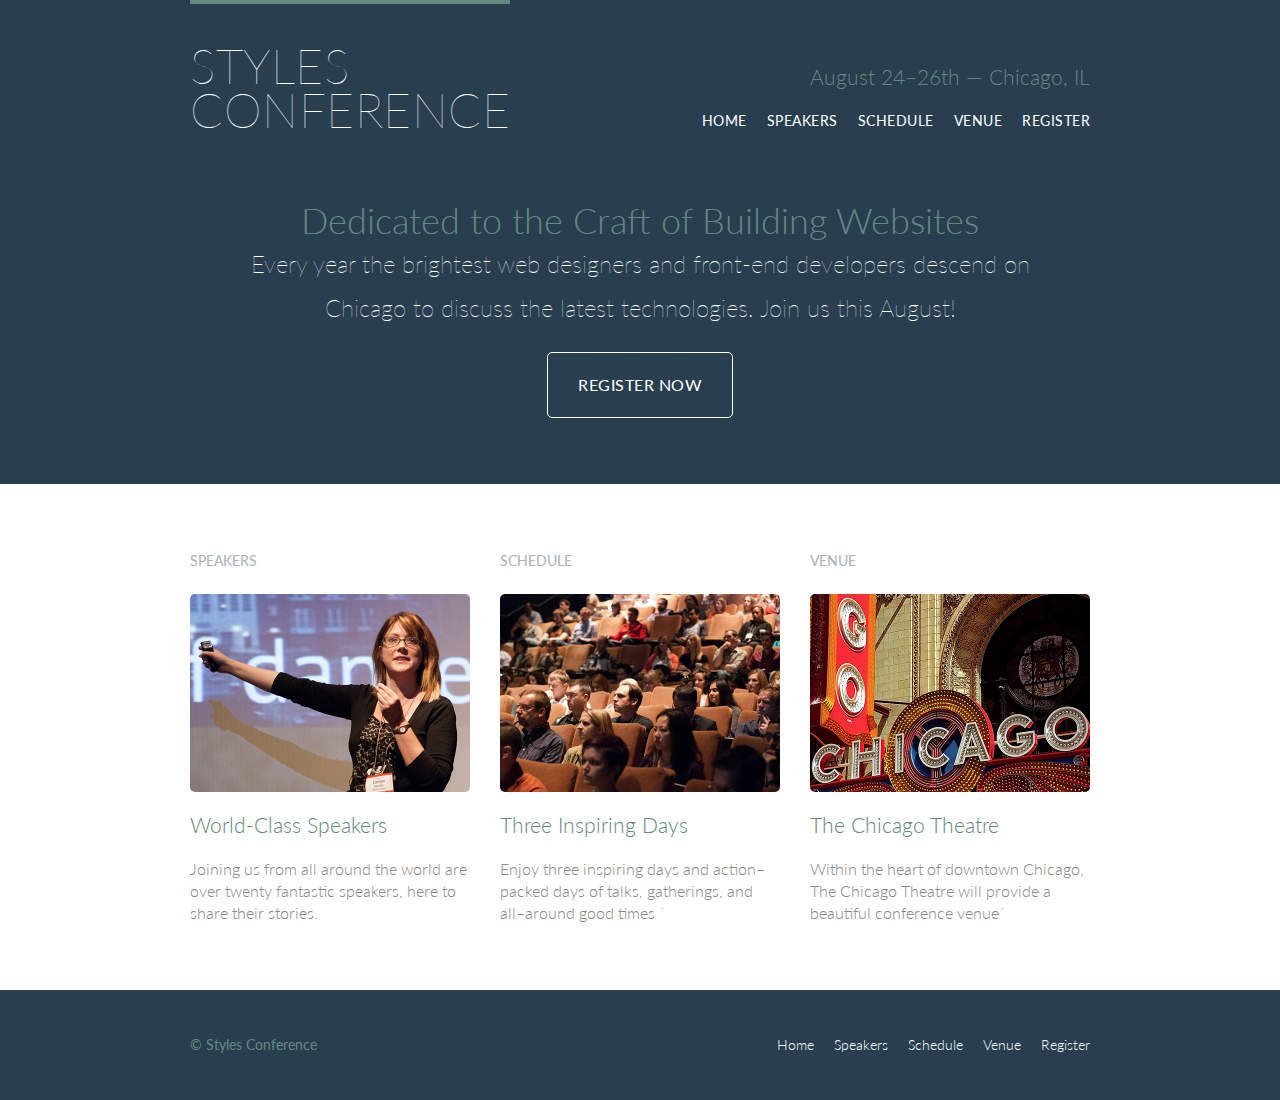
<file: index.html>
<!DOCTYPE html>
<html lang="en">
  <head>
    <meta charset="UTF-8" />
    <title>Styles Conference</title>
    <link rel="stylesheet" href="assets/reset.css" />
    <link rel="stylesheet" href="assets/main.css" />
    <link
      href="https://fonts.googleapis.com/css2?family=Lato:ital,wght@0,100;0,300;0,400;1,100;1,300;1,400&display=swap"
      rel="stylesheet"
    />
  </head>

  <body>
    <header class="primary-header container group">
      <h1 class="logo">
        <a href="index.html"
          >Styles <br />
          Conference</a
        >
      </h1>
      <h3 class="tagline">August 24&ndash;26th &mdash; Chicago, IL</h3>
      <nav class="primary-nav nav">
        <ul>
          <li><a href="index.html">Home</a></li><!--
          --><li><a href="speakers.html">Speakers</a></li><!--
          --><li><a href="schedule.html">Schedule</a></li><!--
          --><li><a href="venue.html">Venue</a></li><!--
          --><li><a href="register.html">Register</a></li>
        </ul>
      </nav>
    </header>
    <section class="hero container">
      <h2>Dedicated to the Craft of Building Websites</h2>
      <p>
        Every year the brightest web designers and front-end developers descend
        on Chicago to discuss the latest technologies. Join us this August!
      </p>
      <a class="btn btn-alt" href="register.html">Register Now</a>
    </section>
    <section class="row">
      <div class="grid"><!--
      
      Speakers

      --><section class="col-1-3 teaser">
          <h5>Speakers</h5>
          <a href="speakers.html">
            <img src="assets/imgs/home/speakers.jpg" alt="Professional Speaker">
            <h3>World-Class Speakers</h3>
          </a>
          <p>
            Joining us from all around the world are over twenty fantastic
            speakers, here to share their stories.
          </p>
        </section><!--
        
        Schedule

      --><section class="col-1-3 teaser">
          <h5>Schedule</h5>
          <a href="schedule.html">
            <img src="assets/imgs/home/schedule.jpg" alt="Conference Attendees">
            <h3>Three Inspiring Days</h3>
          </a>
          <p>
            Enjoy three inspiring days and action&ndash;packed days of
            talks&comma; gatherings&comma; and all&ndash;around good times &dot;
          </p>
        </section><!--
        
        Venue

      --><section class="col-1-3 teaser">
          <h5>Venue</h5>
          <a href="venue.html">
            <img src="assets/imgs/home/venue.jpg" alt="The Chicago Theatre">
            <h3>The Chicago Theatre</h3>
          </a>
          <p>
            Within the heart of downtown Chicago&comma; The Chicago Theatre will
            provide a beautiful conference venue&dot;
          </p>
        </section>
      </div>
    </section>
    <footer class="container primary-footer group">
      <small>&copy; Styles Conference</small>
      <nav class="nav">
        <ul>
          <li><a href="index.html">Home</a></li><!--
          --><li><a href="speakers.html">Speakers</a></li><!--
          --><li><a href="schedule.html">Schedule</a></li><!--
          --><li><a href="venue.html">Venue</a></li><!--
          --><li><a href="register.html">Register</a></li>
        </ul>
      </nav>
    </footer>
  </body>
</html>
</file>
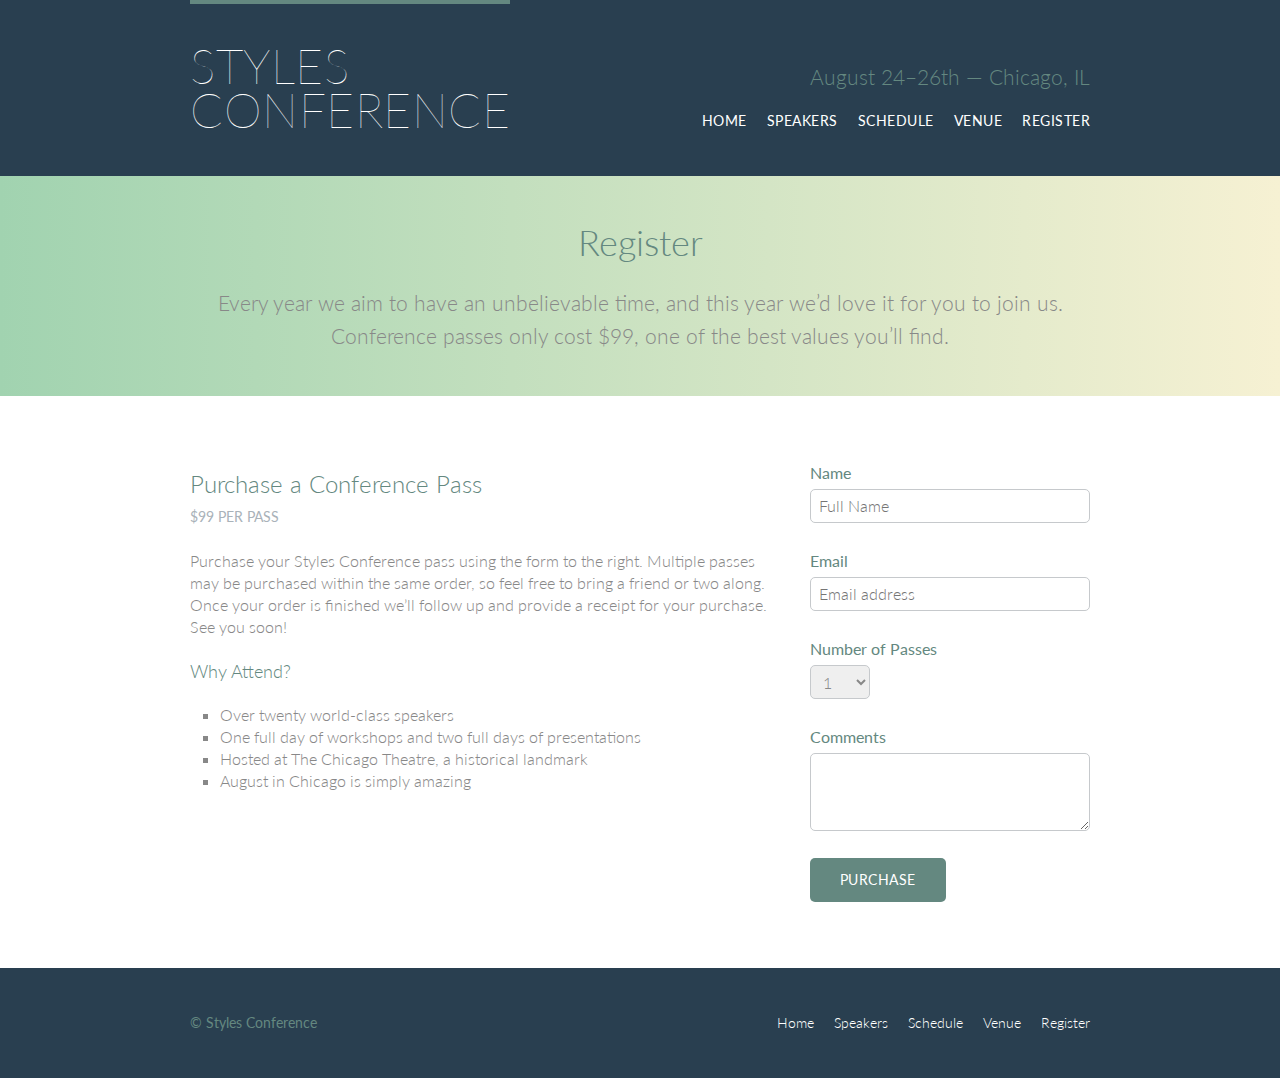
<file: register.html>
<!DOCTYPE html>
<html  lang="en">
  <head>
    <meta charset="UTF-8" />
    <title>Register</title>
    <link rel="stylesheet" href="assets/reset.css" />
    <link rel="stylesheet" href="assets/main.css" />
    <link
      href="https://fonts.googleapis.com/css2?family=Lato:ital,wght@0,100;0,300;0,400;1,100;1,300;1,400&display=swap"
      rel="stylesheet"
    />
  </head>

  <body>
    <header class="container group primary-header">
      <h1 class="logo">
        <a href="index.html"
          >Styles <br />
          Conference</a
        >
      </h1>
      <h3 class="tagline">August 24&ndash;26th &mdash; Chicago, IL</h3>
      <nav class="primary-nav nav">
        <ul>
          <li><a href="index.html">Home</a></li><!--
          --><li><a href="speakers.html">Speakers</a></li><!--
          --><li><a href="schedule.html">Schedule</a></li><!--
          --><li><a href="venue.html">Venue</a></li><!--
          --><li><a href="register.html">Register</a></li>
        </ul>
      </nav>
    </header>
    <section class="row-alt">
      <div class="lead container">
        <h1>Register</h1>
        <p>
          Every year we aim to have an unbelievable time, 
          and this year we&#8217;d love it for you to 
          join us. Conference passes only cost $99, one
          of the best values you&#8217;ll find.
        </p>
      </div>
    </section>
    <section class="row">
      <div class="grid">
        <section class="col-2-3">
          <h2>Purchase a Conference Pass</h2>
          <h5>&dollar;99 per Pass</h5>
          <p>Purchase your Styles Conference pass using 
            the form to the right. Multiple passes may be 
            purchased within the same order, so feel 
            free to bring a friend or two along. 
            Once your order is finished we&#8217;ll follow 
            up and provide a receipt for your purchase. 
            See you soon!
          </p>
          <h4>Why Attend?</h4>
          <ul class="why-attend">
            <li>Over twenty world-class speakers</li>
            <li>One full day of workshops and two full days of presentations</li>
            <li>Hosted at The Chicago Theatre, a historical landmark</li>
            <li>August in Chicago is simply amazing</li>
          </ul>
        </section><!--
        --><form class="col-1-3" action="#" method="POST">
          <fieldset class="register-group">
            <label>
              Name
              <input type="text" name="name" placeholder="Full Name" required>
            </label>
            <label>
              Email
              <input type="email" name="email" placeholder="Email address" required>
            </label>
            <label>
              Number of Passes
              <select name="quantity" required>
                <option value="1" selected>1</option>
                <option value="2">2</option>
                <option value="3">3</option>
                <option value="4">4</option>
                <option value="5">5</option>
              </select>
            </label>
            <label>
              Comments
              <textarea name="comments"></textarea>
            </label>
          </fieldset>
          <input class="btn btn-default" type="submit" name="submit"  value="Purchase">
        </form>
      </div>
    </section>
    <footer class="container primary-footer group">
      <small>&copy; Styles Conference</small>
      <nav class="nav">
        <ul>
          <li><a href="index.html">Home</a></li><!--
          --><li><a href="speakers.html">Speakers</a></li><!--
          --><li><a href="schedule.html">Schedule</a></li><!--
          --><li><a href="venue.html">Venue</a></li><!--
          --><li><a href="register.html">Register</a></li>
        </ul>
      </nav>
    </footer>
  </body>
</html>
</file>
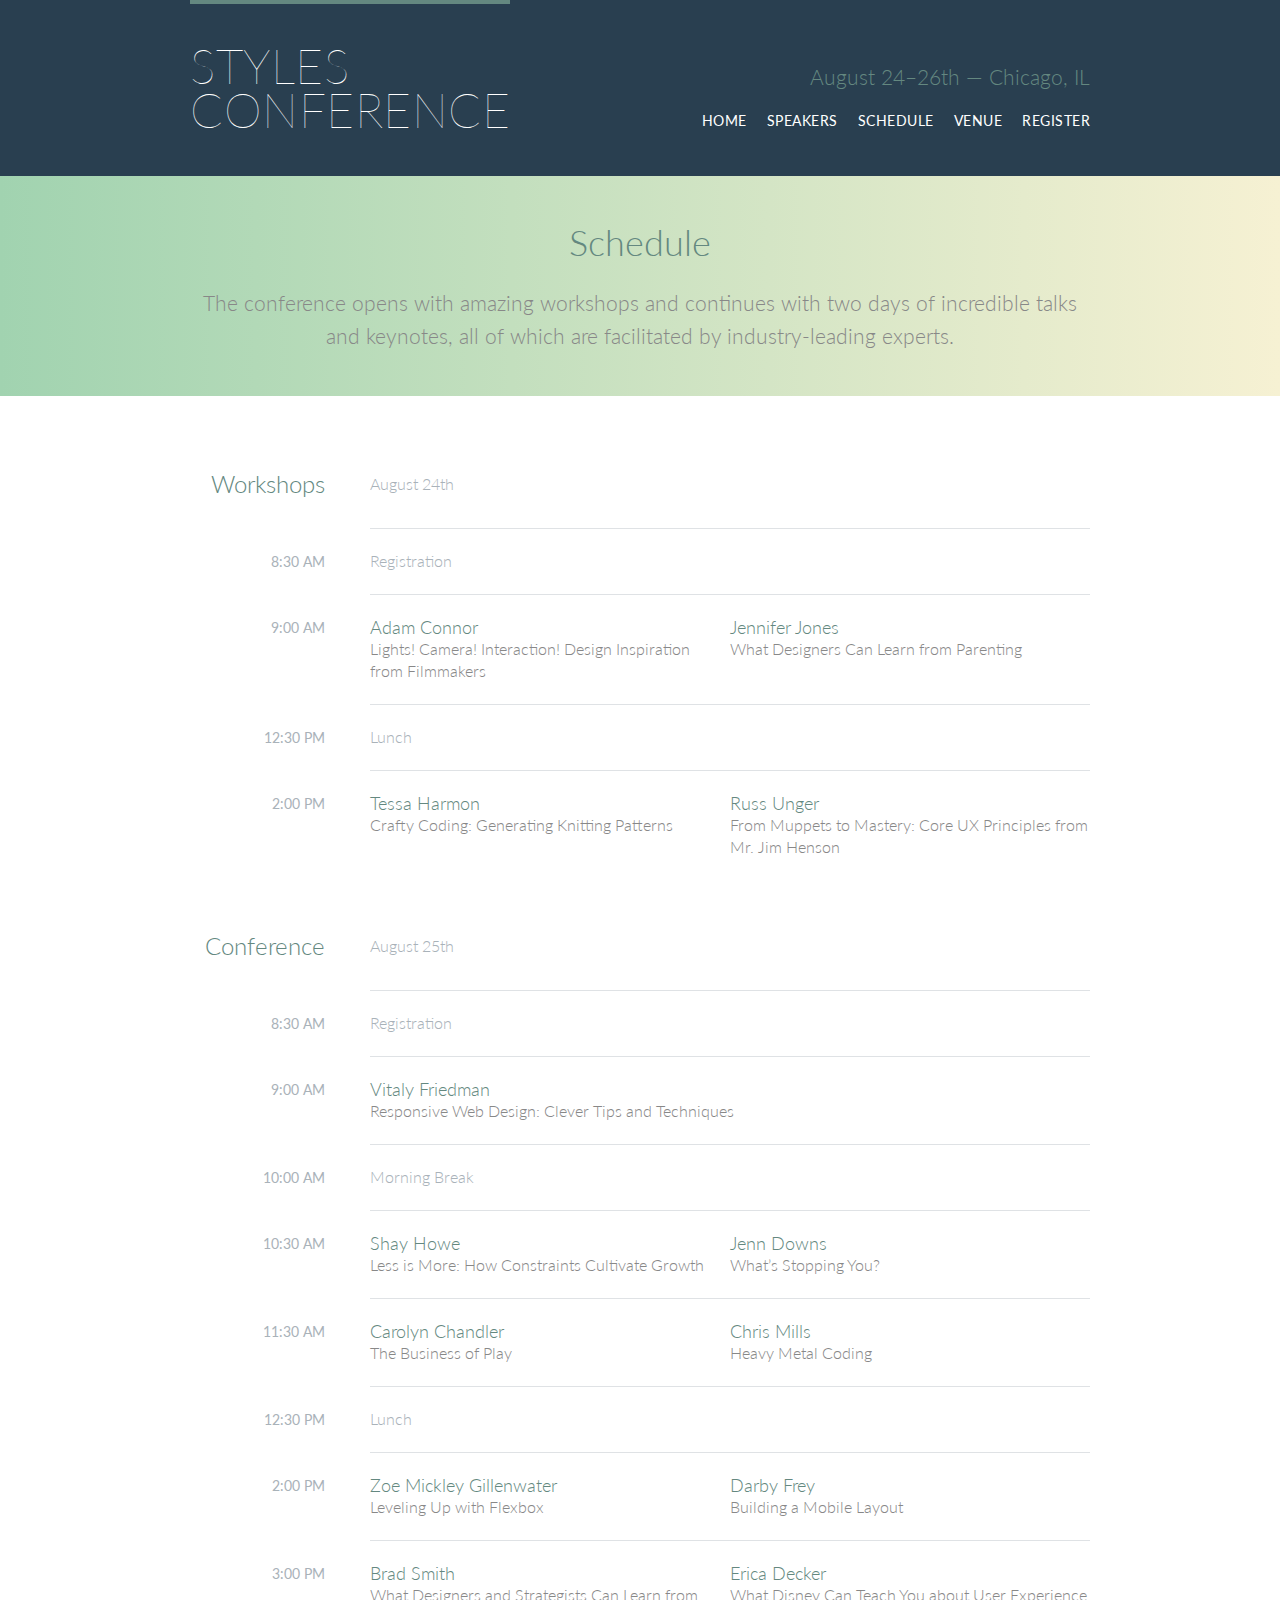
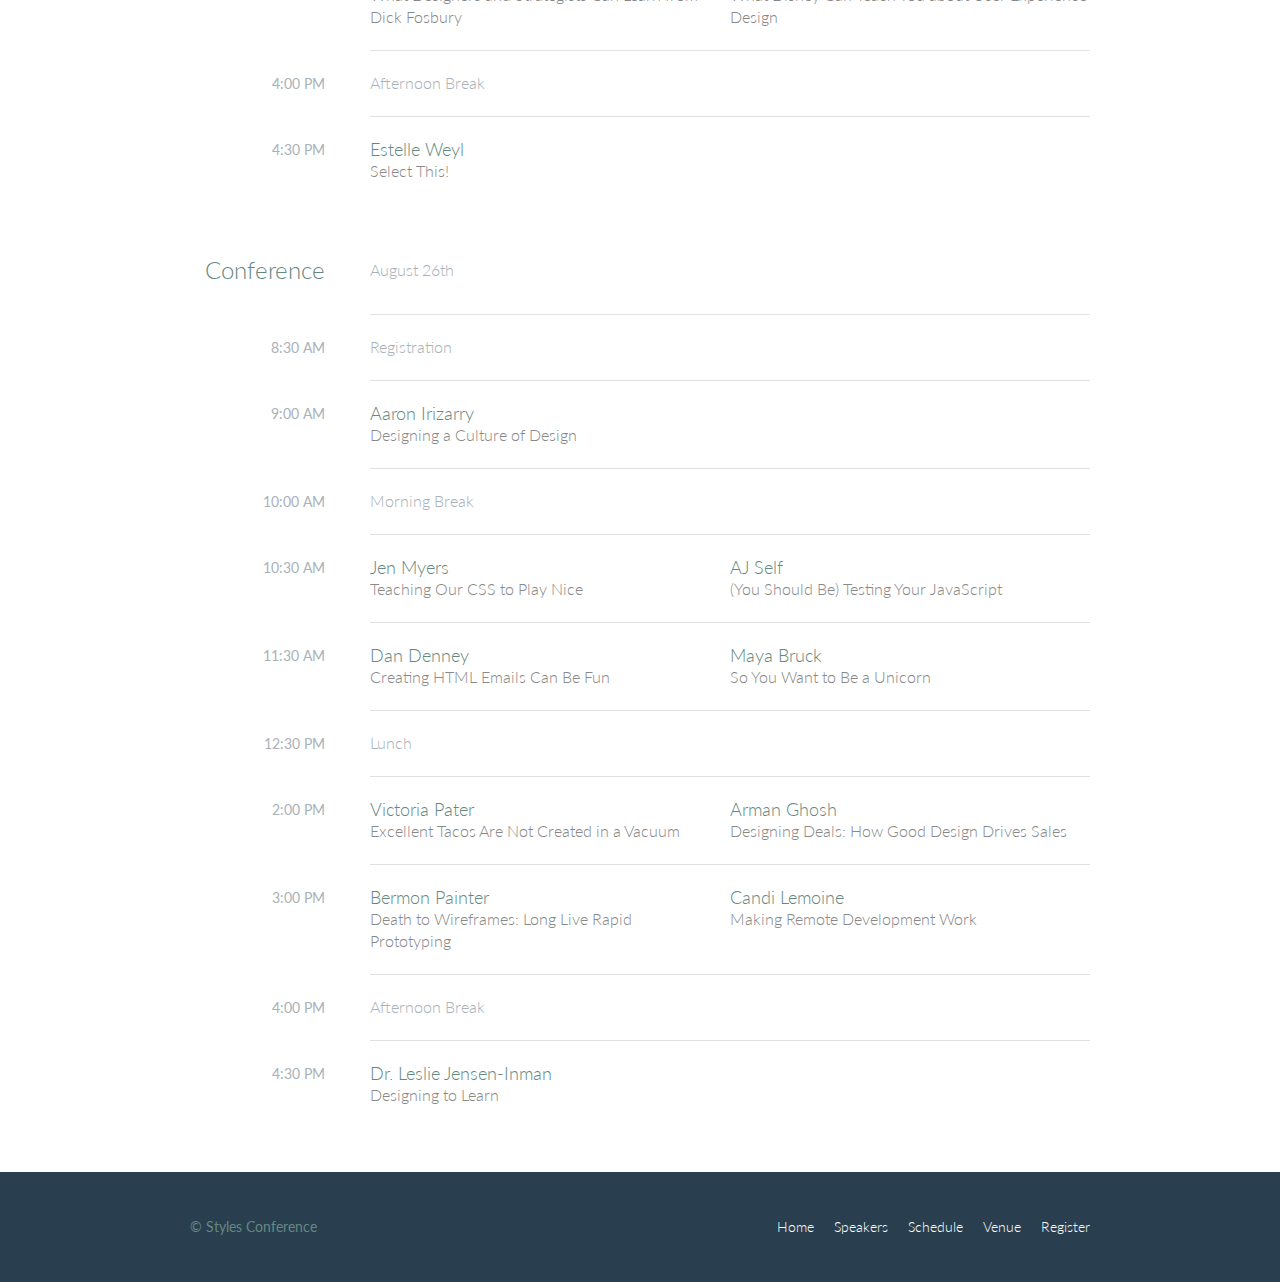
<file: schedule.html>
<!DOCTYPE html>
<html lang="en">
  <head>
    <meta charset="UTF-8" />
    <title>Schedule</title>
    <link rel="stylesheet" href="assets/reset.css" />
    <link rel="stylesheet" href="assets/main.css" />
    <link
      href="https://fonts.googleapis.com/css2?family=Lato:ital,wght@0,100;0,300;0,400;1,100;1,300;1,400&display=swap"
      rel="stylesheet"
    />
  </head>
  <body>
    <header class="container group primary-header">
      <h1 class="logo">
        <a href="index.html"
          >Styles <br />
          Conference</a
        >
      </h1>
      <h3 class="tagline">August 24&ndash;26th &mdash; Chicago, IL</h3>
      <nav class="primary-nav nav">
        <ul>
          <li><a href="index.html">Home</a></li><!--
          --><li><a href="speakers.html">Speakers</a></li><!--
          --><li><a href="schedule.html">Schedule</a></li><!--
          --><li><a href="venue.html">Venue</a></li><!--
          --><li><a href="register.html">Register</a></li>
        </ul>
      </nav>
    </header>
    <section class="row-alt">
      <div class="lead container">
        <h1>Schedule</h1>
        <p>
          The conference opens with amazing workshops and continues with two
          days of incredible talks and keynotes, all of which are facilitated by
          industry-leading experts.
        </p>
      </div>
    </section>
    <section class="row">
      <div class="container">
        <table>
          <thead>
            <tr>
              <th scope="row">Workshops</th>
              <td class="schedule-offset" colspan="2">August 24th</td>
            </tr>
          </thead>
          <tbody>
            <tr>
              <th scope="row">
                <time datetime="08:30:00">8:30 AM</time>
              </th>
              <td class="schedule-offset" colspan="2">Registration</td>
            </tr>
            <tr>
              <th scope="row"><time datetime="09:00:00">9:00 AM</time></th>
            <td>
              <a href="speakers.html#adam-connor">
                <h4>Adam Connor</h4>
                Lights! Camera! Interaction! Design Inspiration from Filmmakers
              </a>
            </td>
            <td>
              <a href="speakers.html#jennifer-jones">
                <h4>Jennifer Jones</h4>
                What Designers Can Learn from Parenting
              </a>
            </td>
            </tr>
            <tr>
              <th scope="row">
                <time datetime="12:30:00">12:30 PM</time>
              </th>
              <td class="schedule-offset" colspan="2">
                Lunch
              </td>
            </tr>
            <tr>
              <th scope="row">
                <time datetime="14:00">2:00 PM</time>
              </th>
              <td>
                <a href="speakers.html#tessa-harmon">
                  <h4>Tessa Harmon</h4>
                  Crafty Coding: Generating Knitting Patterns
                </a>
              </td>
              <td>
                <a href="speakers.html#russ-unger">
                  <h4>Russ Unger</h4>
                  From Muppets to Mastery: Core UX Principles from Mr. Jim
                  Henson
                </a>
              </td>
            </tr>
          </tbody>
        </table>

        <table>
          <thead>
            <tr>
              <th scope="row">
                Conference
              </th>
              <td class="schedule-offset" colspan="2">
                August 25th
              </td>
            </tr>
          </thead>
          <tbody>
            <tr>
              <th scope="row">
                <time datetime="08:30:00">8:30 AM</time>
              </th>
              <td class="schedule-offset" colspan="2">
                Registration
              </td>
            </tr>
            <tr>
              <th scope="row">
                <time datetime="09:00:00">9:00 AM</time>
              </th>
              <td colspan="2">
                <a href="speakers.html#vitaly-friedman">
                  <h4>Vitaly Friedman</h4>
                  Responsive Web Design: Clever Tips and Techniques
                </a>
              </td>
            </tr>
            <tr>
              <th scope="row">
                <time datetime="10:00:00">10:00 AM</time>
              </th>
              <td class="schedule-offset" colspan="2">
                Morning Break
              </td>
            </tr>
            <tr>
              <th scope="row">
                <time datetime="10:30:00">10:30 AM</time>
              </th>
              <td>
                <a href="speakers.html#shay-howe">
                  <h4>Shay Howe</h4>
                  Less is More: How Constraints Cultivate Growth
                </a>
              </td>
              <td>
                <a href="speakers.html#jenn-downs">
                  <h4>Jenn Downs</h4>
                  What&#8217;s Stopping You?
                </a>
              </td>
            </tr>
            <tr>
              <th scope="row">
                <time datetime="11:30:00">11:30 AM</time>
              </th>
              <td>
                <a href="speakers.html#carolyn-chandler">
                  <h4>Carolyn Chandler</h4>
                  The Business of Play
                </a>
              </td>
              <td>
                <a href="speakers.html#chris-mills">
                  <h4>Chris Mills</h4>
                  Heavy Metal Coding
                </a>
              </td>
            </tr>
            <tr>
              <th scope="row">
                <time datetime="12:30:00">12:30 PM</time>
              </th>
              <td class="schedule-offset" colspan="2">
                Lunch
              </td>
            </tr>
            <tr>
              <th scope="row">
                <time datetime="14:00">2:00 PM</time>
              </th>
              <td>
                <a href="speakers.html#zoe-mickley-gillenwater">
                  <h4>Zoe Mickley Gillenwater</h4>
                  Leveling Up with Flexbox
                </a>
              </td>
              <td>
                <a href="speakers.html#darby-frey">
                  <h4>Darby Frey</h4>
                  Building a Mobile Layout
                </a>
              </td>
            </tr>
            <tr>
              <th scope="row">
                <time datetime="15:00:00">3:00 PM</time>
              </th>
              <td>
                <a href="speakers.html#brad-smith">
                  <h4>Brad Smith</h4>
                  What Designers and Strategists Can Learn from Dick Fosbury
                </a>
              </td>
              <td>
                <a href="speakers.html#erica-decker">
                  <h4>Erica Decker</h4>
                  What Disney Can Teach You about User Experience Design
                </a>
              </td>
            </tr>
            <tr>
              <th scope="row">
                <time datetime="16:00:00">4:00 PM</time>
              </th>
              <td class="schedule-offset" colspan="2">
                Afternoon Break
              </td>
            </tr>
            <tr>
              <th scope="row">
                <time datetime="16:30:00">4:30 PM</time>
              </th>
              <td colspan="2">
                <a href="speakers.html#estelle-weyl">
                  <h4>Estelle Weyl</h4>
                  Select This!
                </a>
              </td>
            </tr>
          </tbody>
        </table>

        <table>
          <thead>
            <tr>
              <th scope="row">
                Conference
              </th>
              <td class="schedule-offset" colspan="2">
                August 26th
              </td>
            </tr>
          </thead>
          <tbody>
            <tr>
              <th scope="row">
                <time datetime="08:30:00">8:30 AM</time>
              </th>
              <td class="schedule-offset" colspan="2">
                Registration
              </td>
            </tr>
            <tr>
              <th scope="row">
                <time datetime="09:00:00">9:00 AM</time>
              </th>
              <td colspan="2">
                <a href="speakers.html#aaron-irizarry">
                  <h4>Aaron Irizarry</h4>
                  Designing a Culture of Design
                </a>
              </td>
            </tr>
            <tr>
              <th scope="row">
                <time datetime="10:00:00">10:00 AM</time>
              </th>
              <td class="schedule-offset" colspan="2">
                Morning Break
              </td>
            </tr>
            <tr>
              <th scope="row">
                <time datetime="10:30:00">10:30 AM</time>
              </th>
              <td>
                <a href="speakers.html#jen-myers">
                  <h4>Jen Myers</h4>
                  Teaching Our CSS to Play Nice
                </a>
              </td>
              <td>
                <a href="speakers.html#aj-self">
                  <h4>AJ Self</h4>
                  (You Should Be) Testing Your JavaScript
                </a>
              </td>
            </tr>
            <tr>
              <th scope="row">
                <time datetime="11:30:00">11:30 AM</time>
              </th>
              <td>
                <a href="speakers.html#dan-denney">
                  <h4>Dan Denney</h4>
                  Creating HTML Emails Can Be Fun
                </a>
              </td>
              <td>
                <a href="speakers.html#maya-bruck">
                  <h4>Maya Bruck</h4>
                  So You Want to Be a Unicorn
                </a>
              </td>
            </tr>
            <tr>
              <th scope="row">
                <time datetime="12:30:00">12:30 PM</time>
              </th>
              <td class="schedule-offset" colspan="2">
                Lunch
              </td>
            </tr>
            <tr>
              <th scope="row">
                <time datetime="14:00">2:00 PM</time>
              </th>
              <td>
                <a href="speakers.html#victoria-pater">
                  <h4>Victoria Pater</h4>
                  Excellent Tacos Are Not Created in a Vacuum
                </a>
              </td>
              <td>
                <a href="speakers.html#arman-ghosh">
                  <h4>Arman Ghosh</h4>
                  Designing Deals: How Good Design Drives Sales
                </a>
              </td>
            </tr>
            <tr>
              <th scope="row">
                <time datetime="15:00:00">3:00 PM</time>
              </th>
              <td>
                <a href="speakers.html#bermon-painter">
                  <h4>Bermon Painter</h4>
                  Death to Wireframes: Long Live Rapid Prototyping
                </a>
              </td>
              <td>
                <a href="speakers.html#candi-lemoine">
                  <h4>Candi Lemoine</h4>
                  Making Remote Development Work
                </a>
              </td>
            </tr>
            <tr>
              <th scope="row">
                <time datetime="16:00:00">4:00 PM</time>
              </th>
              <td class="schedule-offset" colspan="2">
                Afternoon Break
              </td>
            </tr>
            <tr>
              <th scope="row">
                <time datetime="16:30:00">4:30 PM</time>
              </th>
              <td colspan="2">
                <a href="speakers.html#leslie-jensen-inman">
                  <h4>Dr. Leslie Jensen-Inman</h4>
                  Designing to Learn
                </a>
              </td>
            </tr>
          </tbody>
        </table>
      </div>
    </section>
    <footer class="container primary-footer group">
      <small>&copy; Styles Conference</small>
      <nav class="nav">
        <ul>
          <li><a href="index.html">Home</a></li><!--
          --><li><a href="speakers.html">Speakers</a></li><!--
          --><li><a href="schedule.html">Schedule</a></li><!--
          --><li><a href="venue.html">Venue</a></li><!--
          --><li><a href="register.html">Register</a></li>
        </ul>
      </nav>
    </footer>
  </body>
</html>
</file>
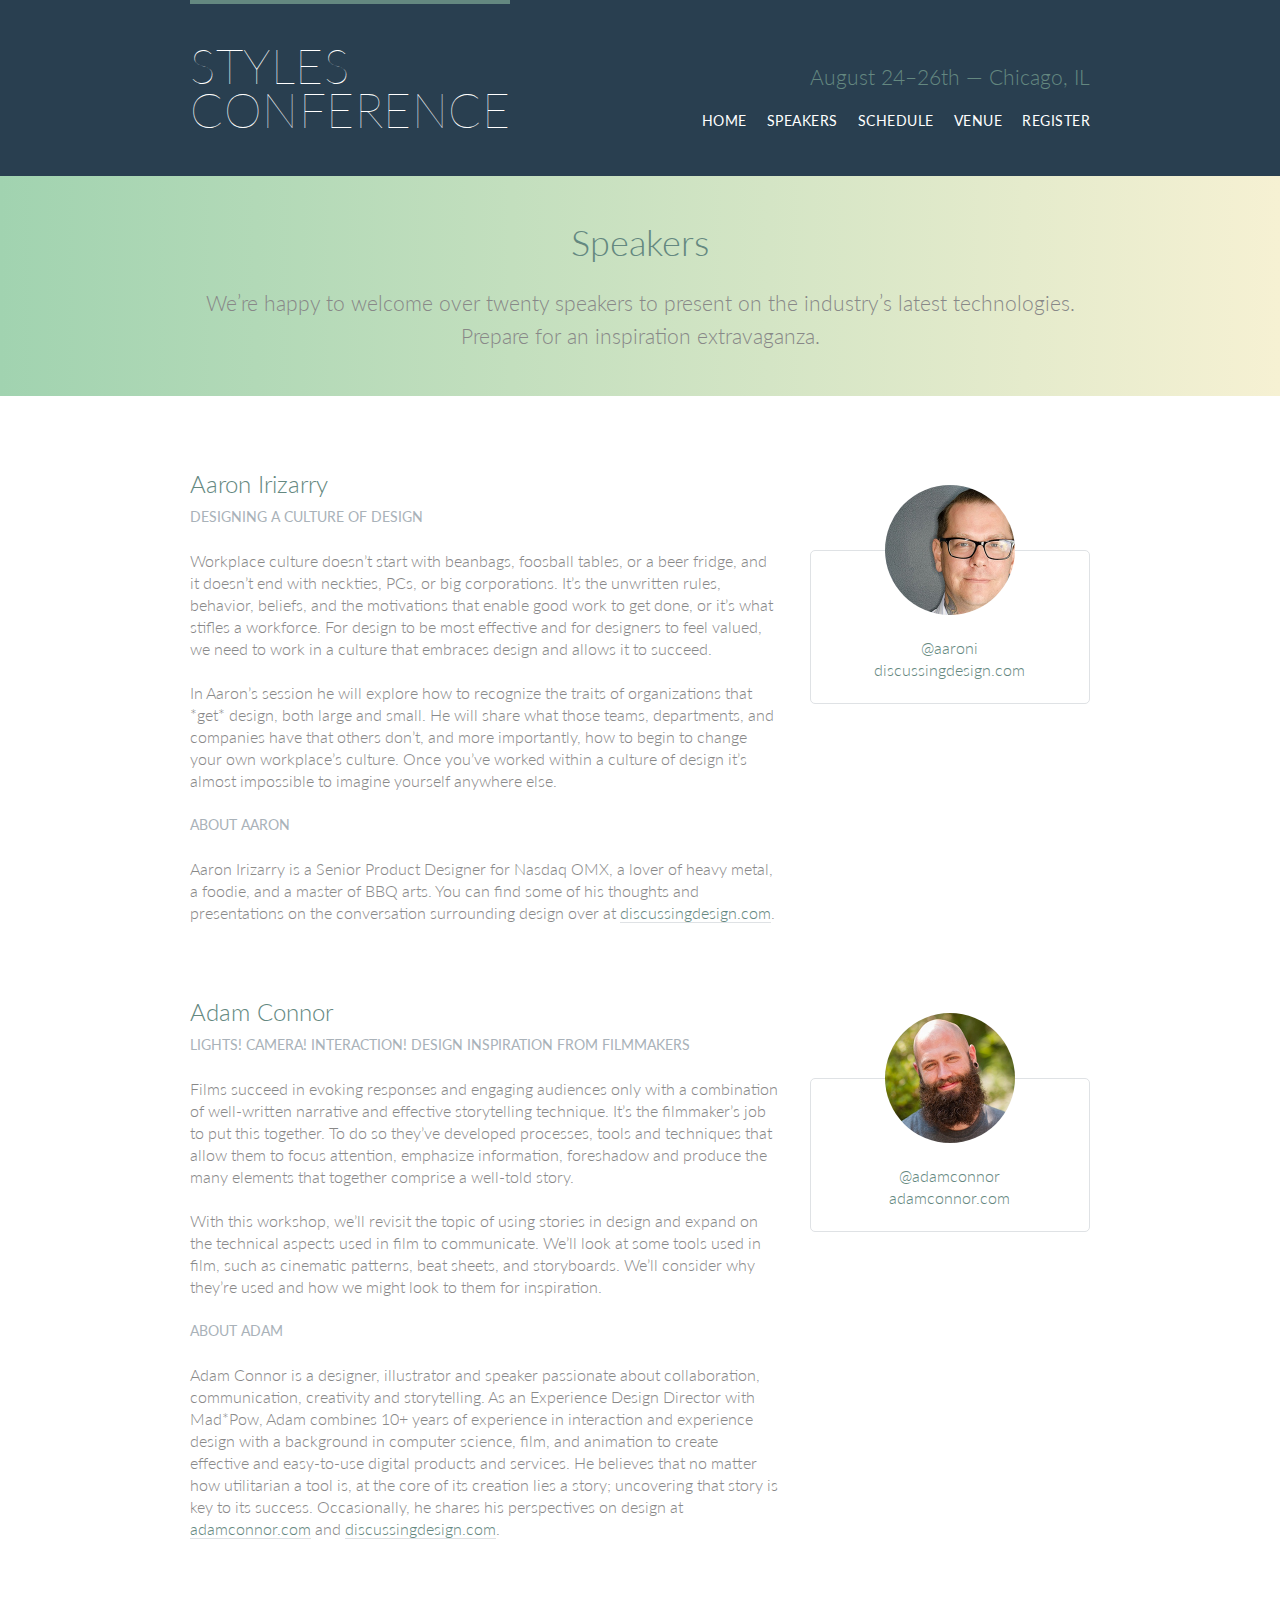
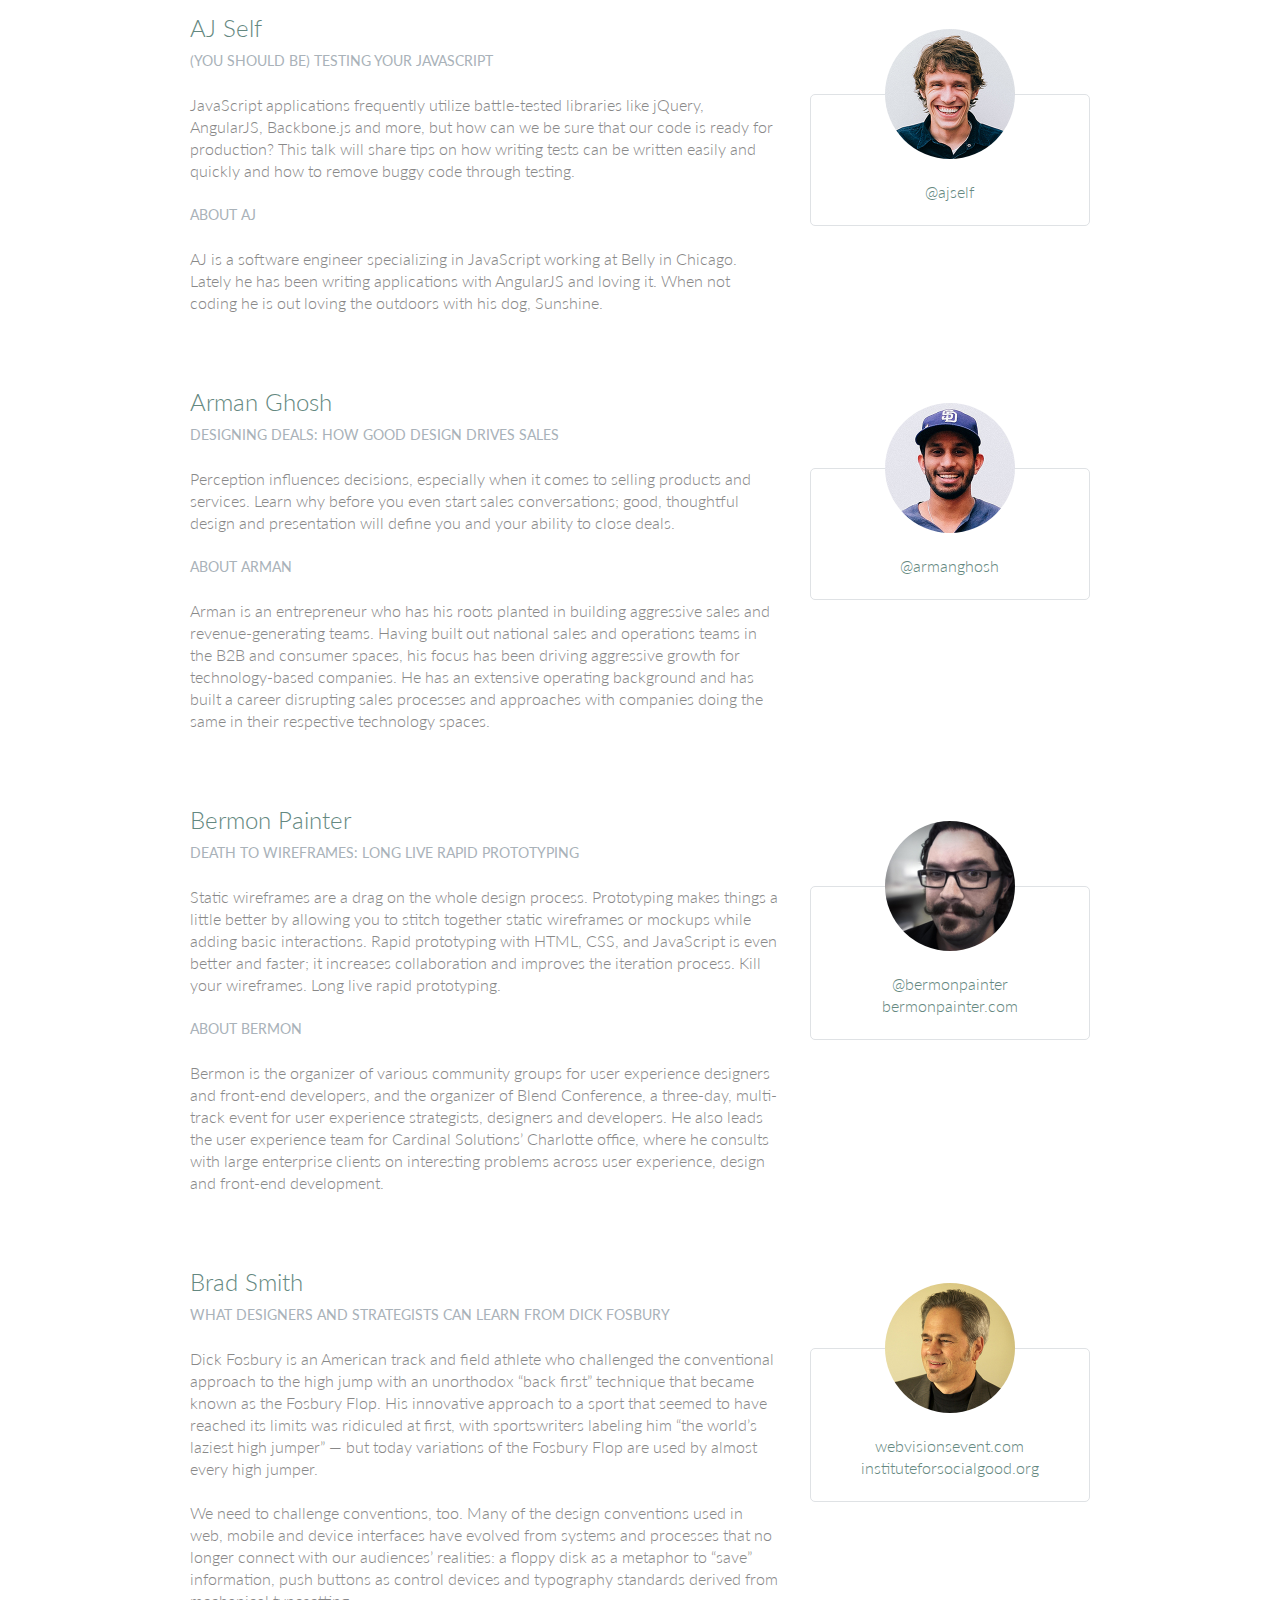
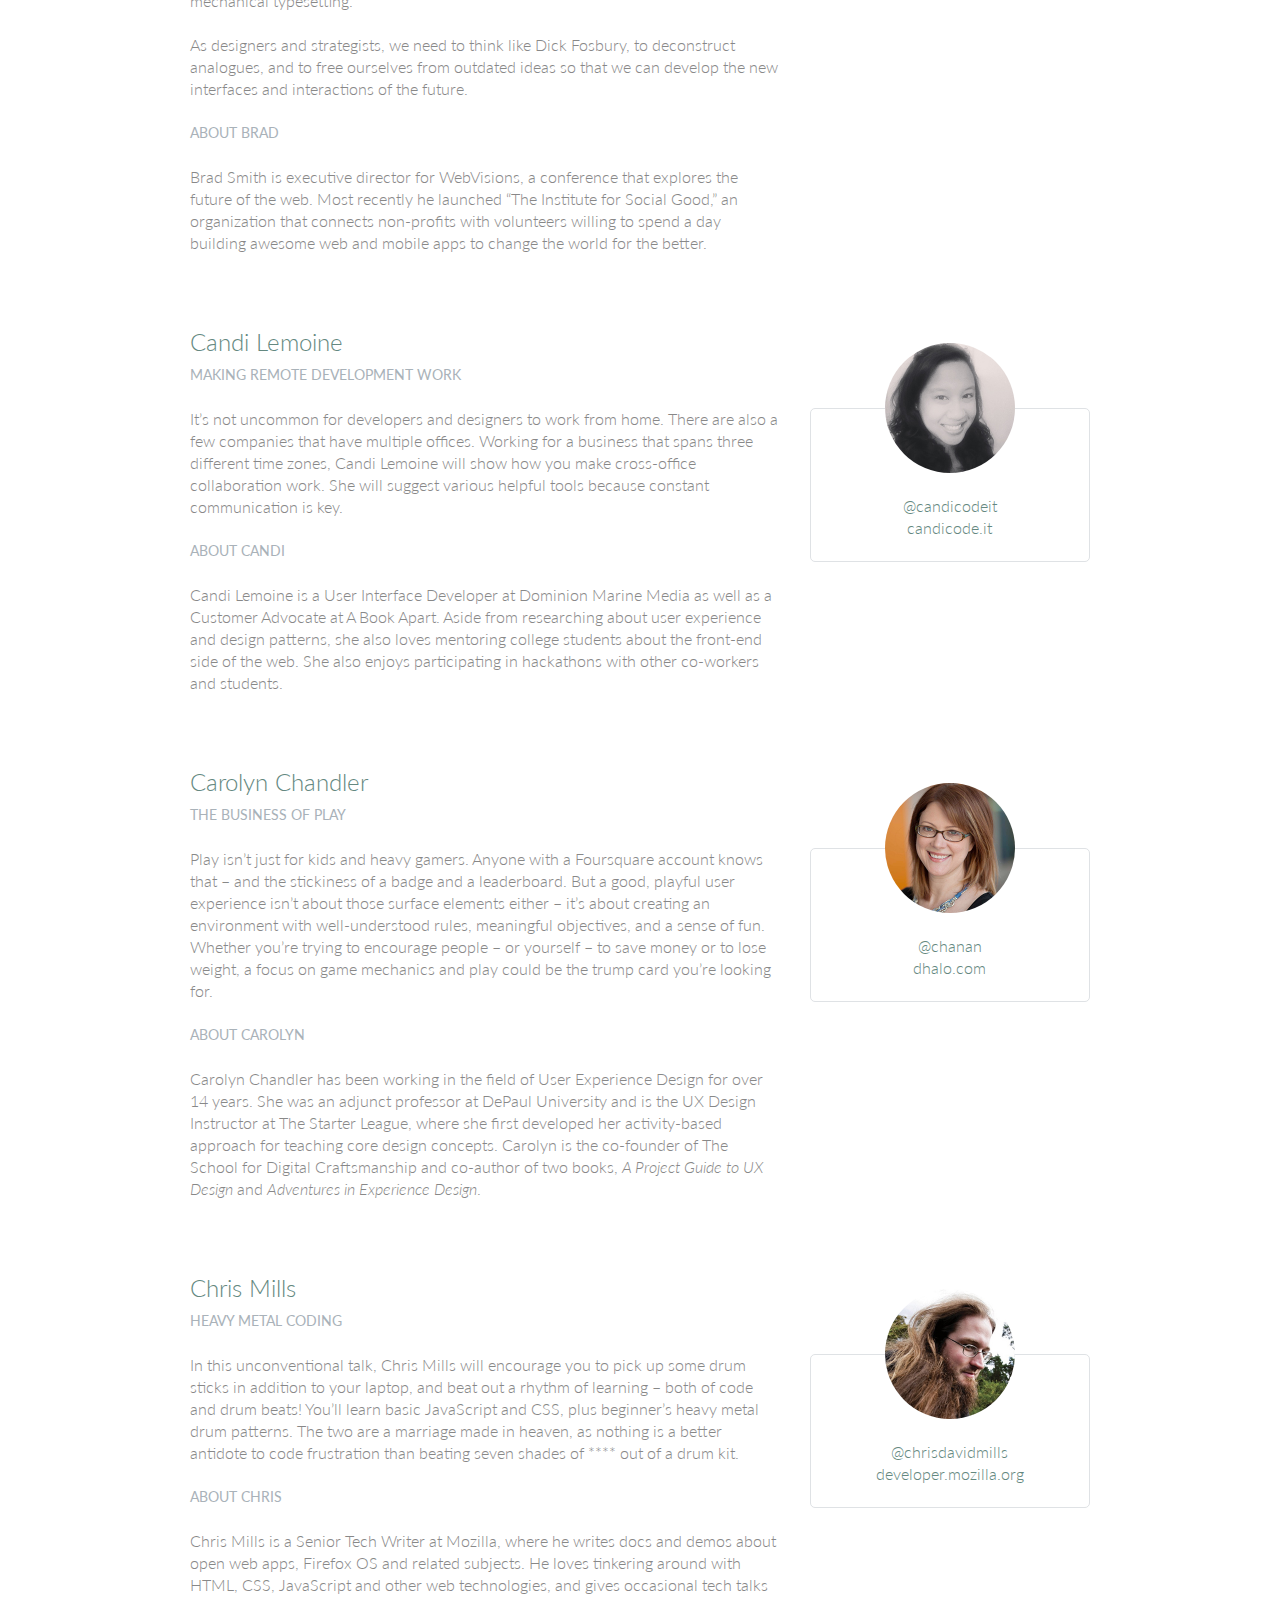
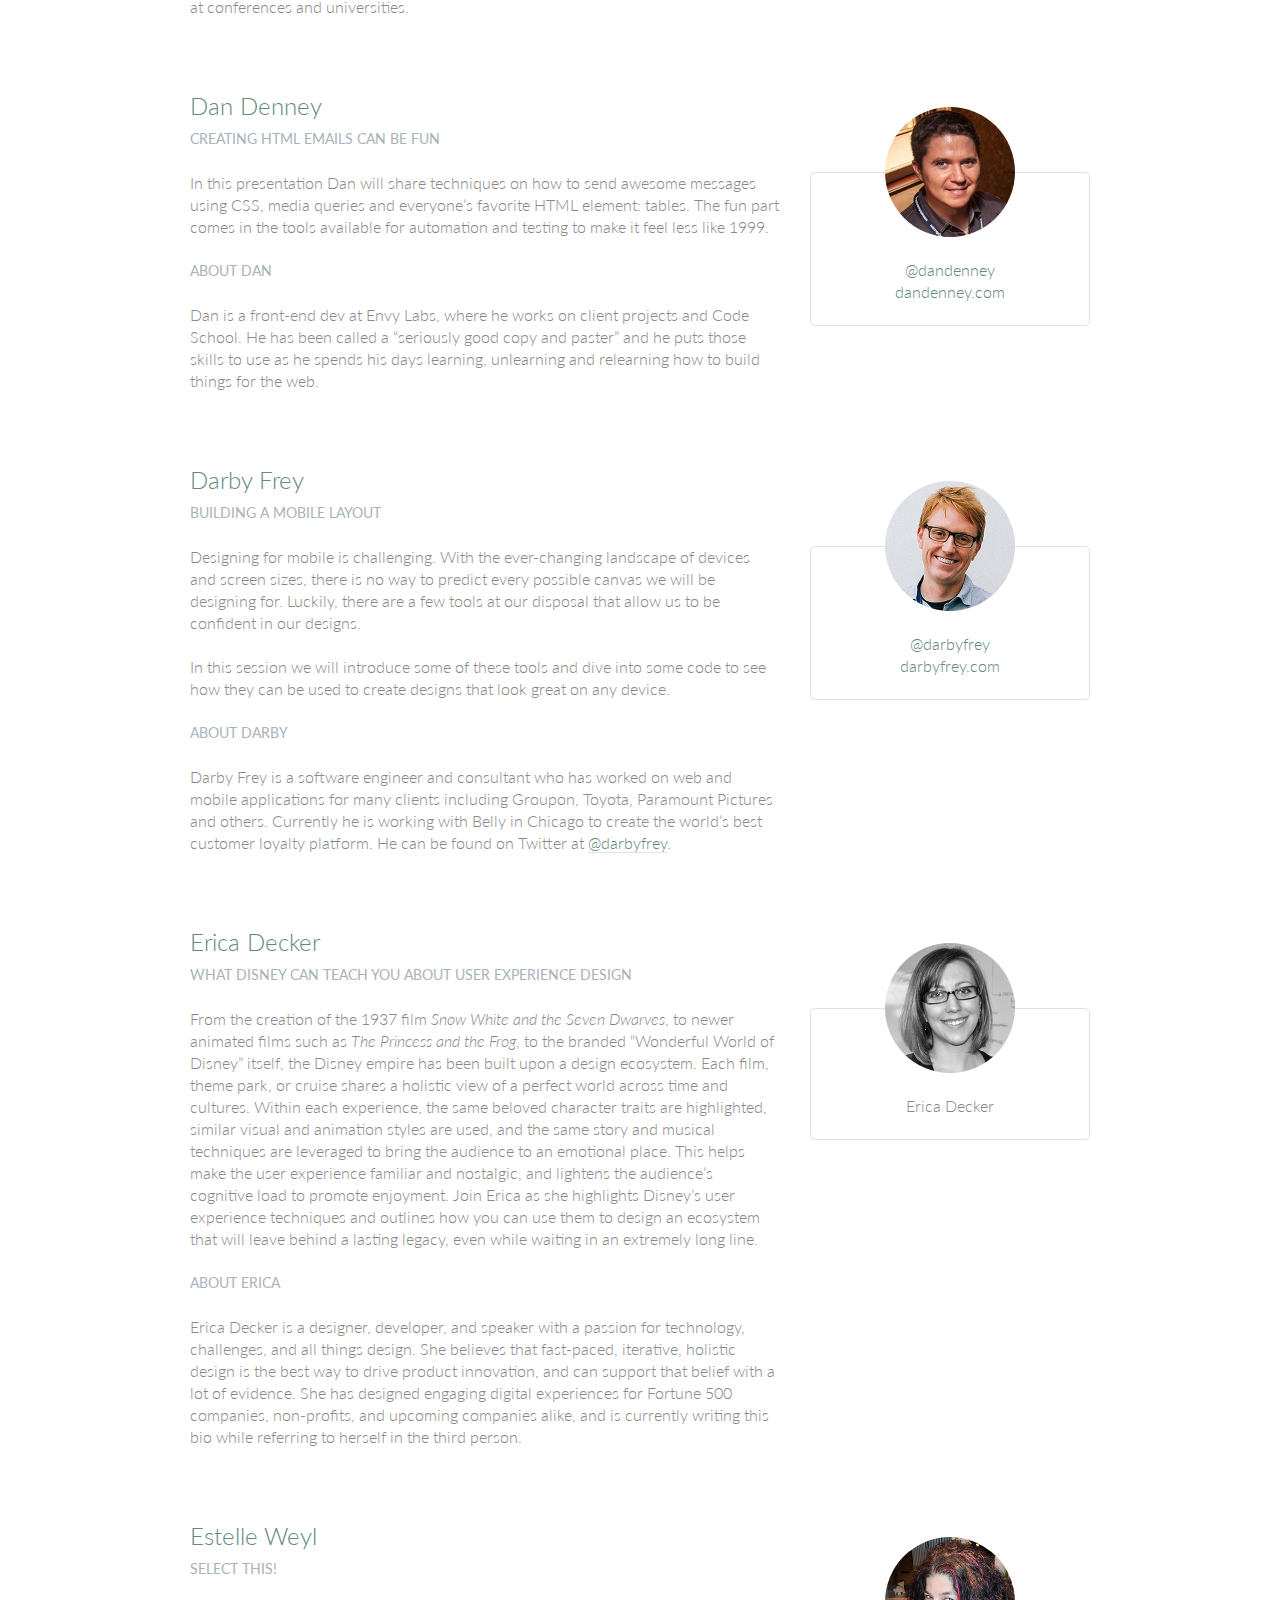
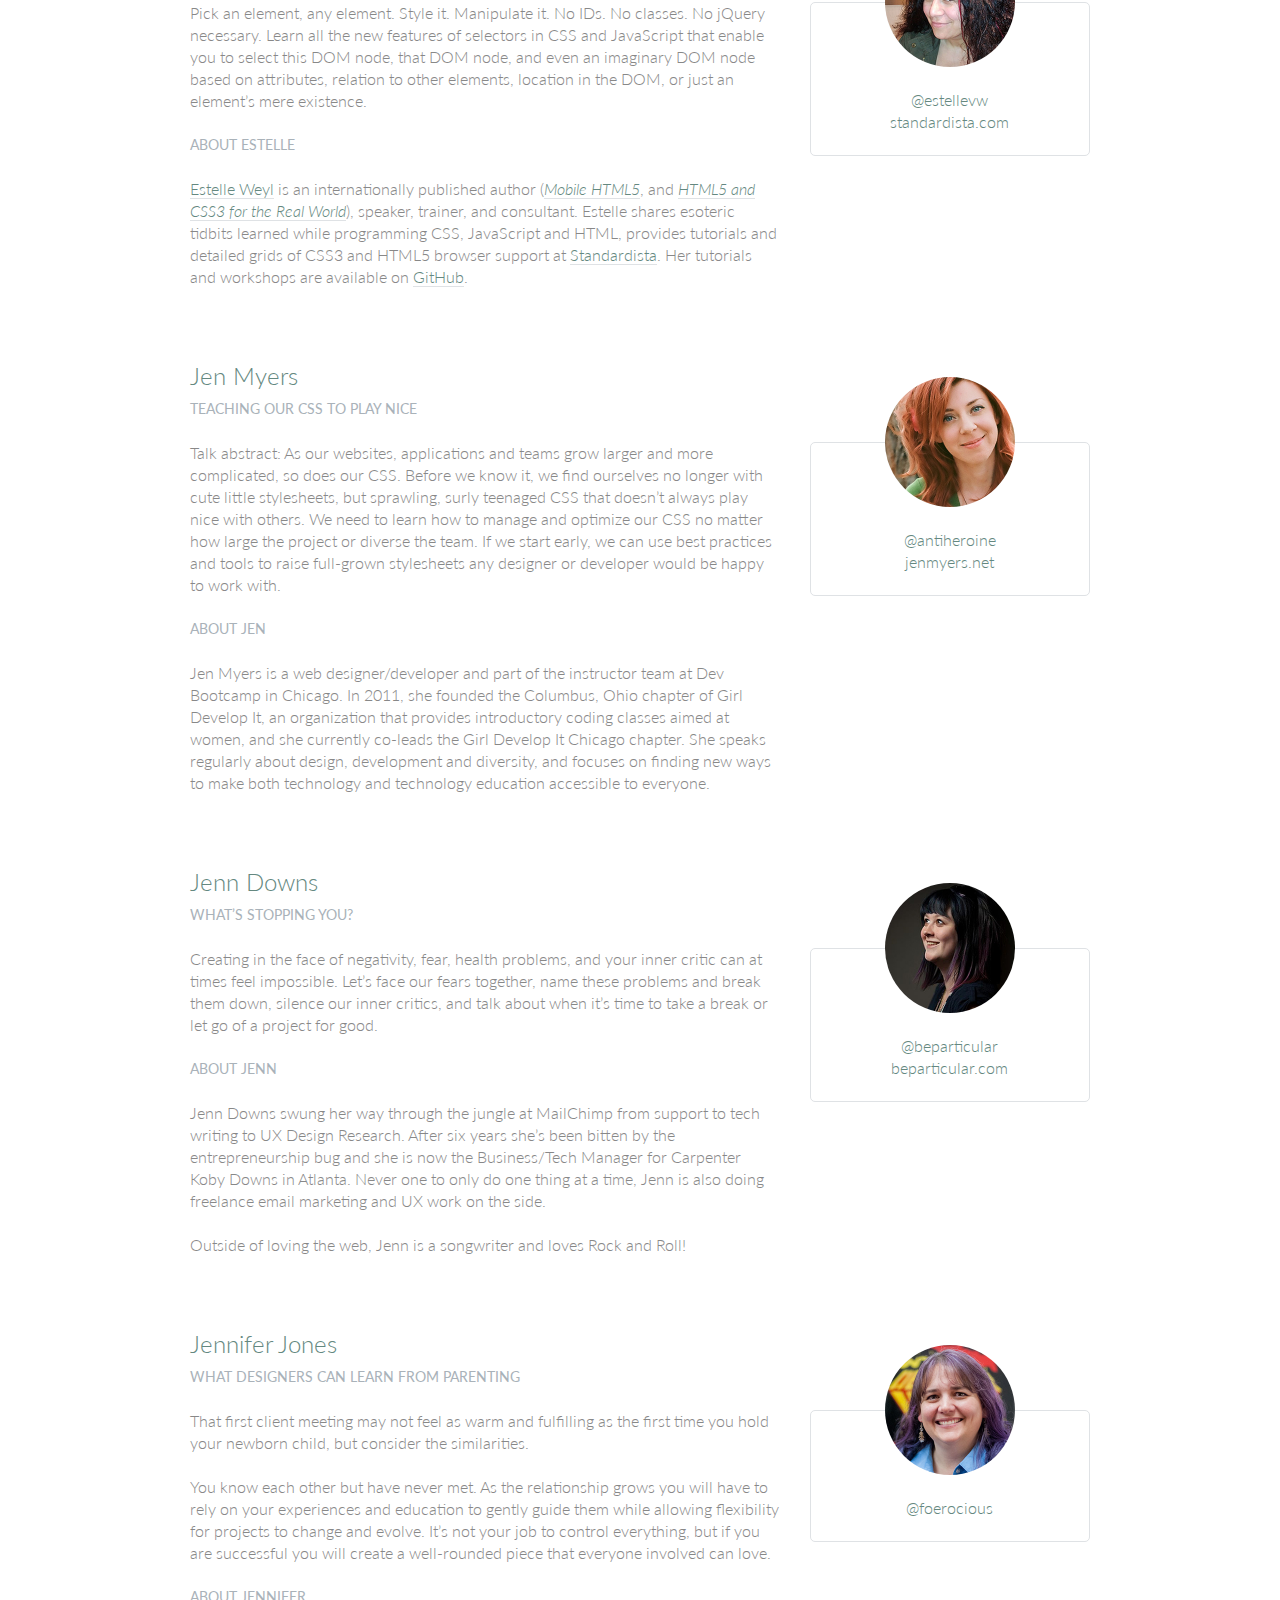
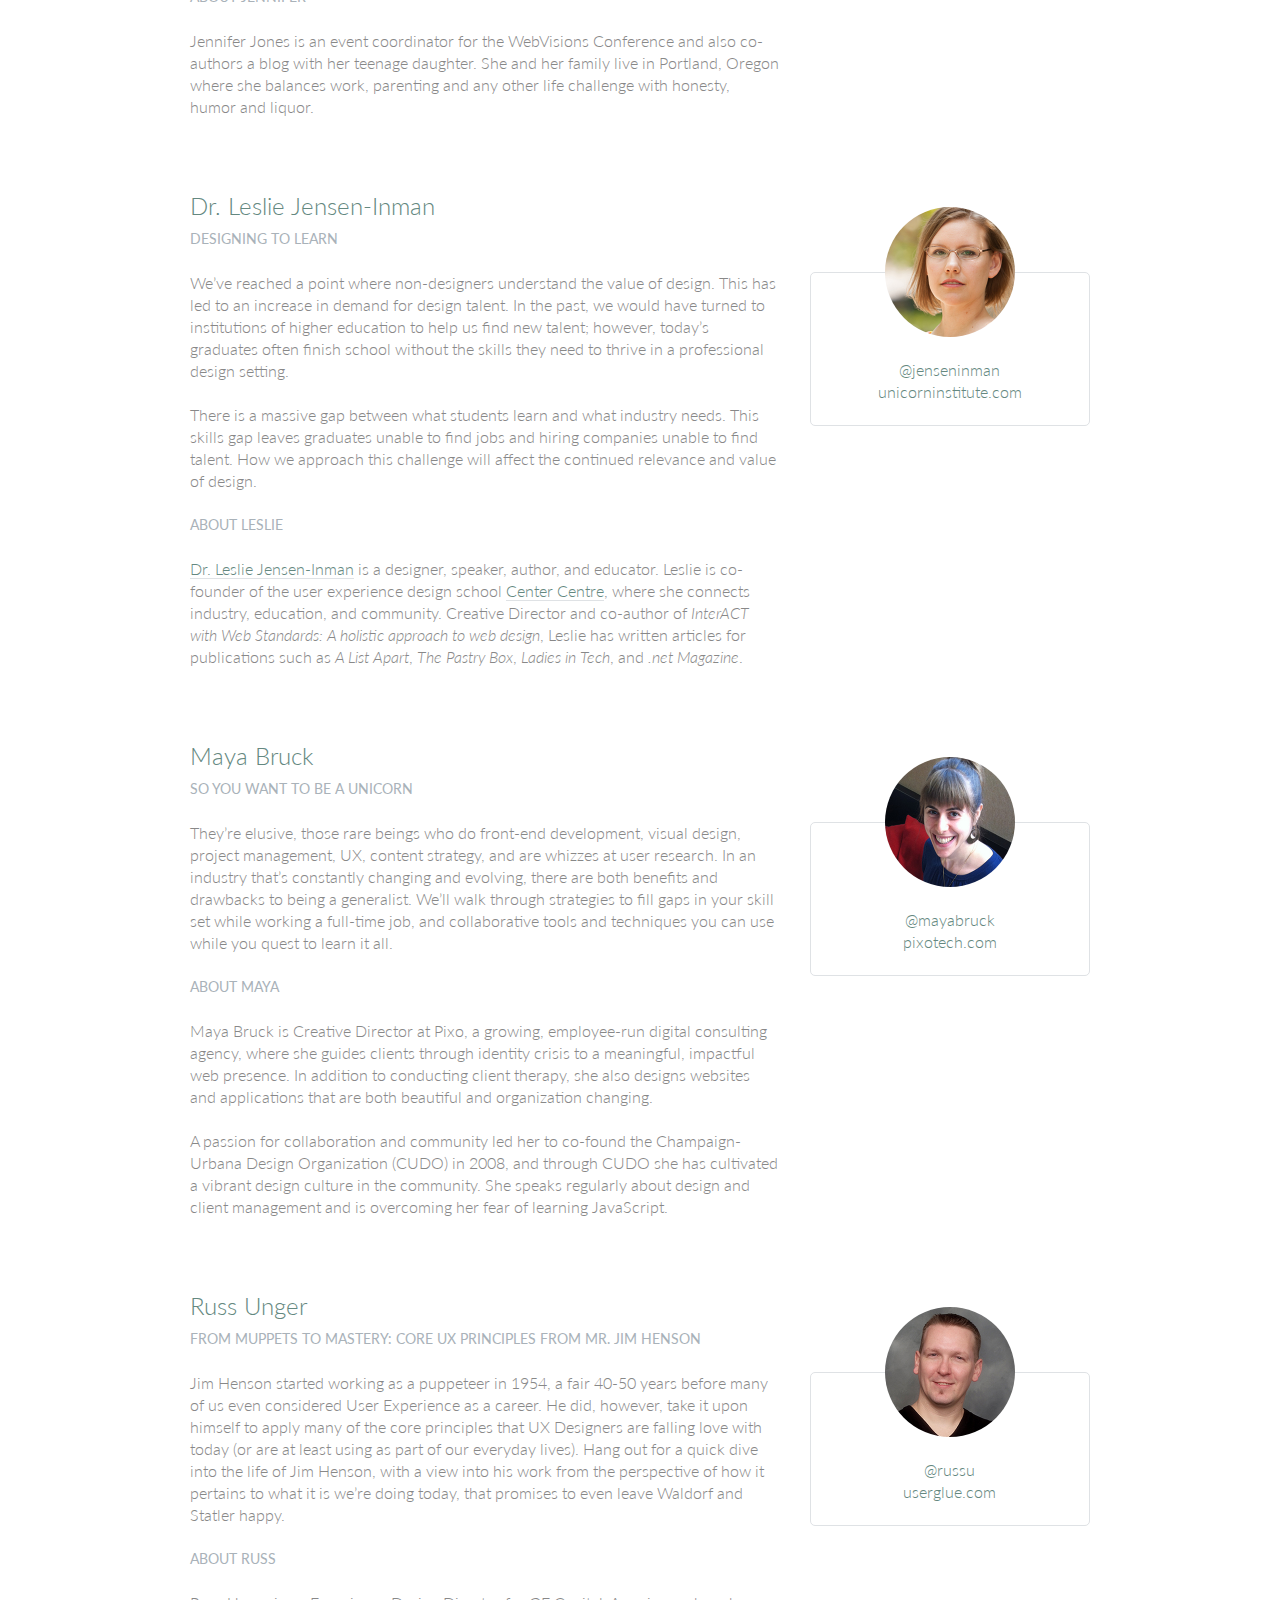
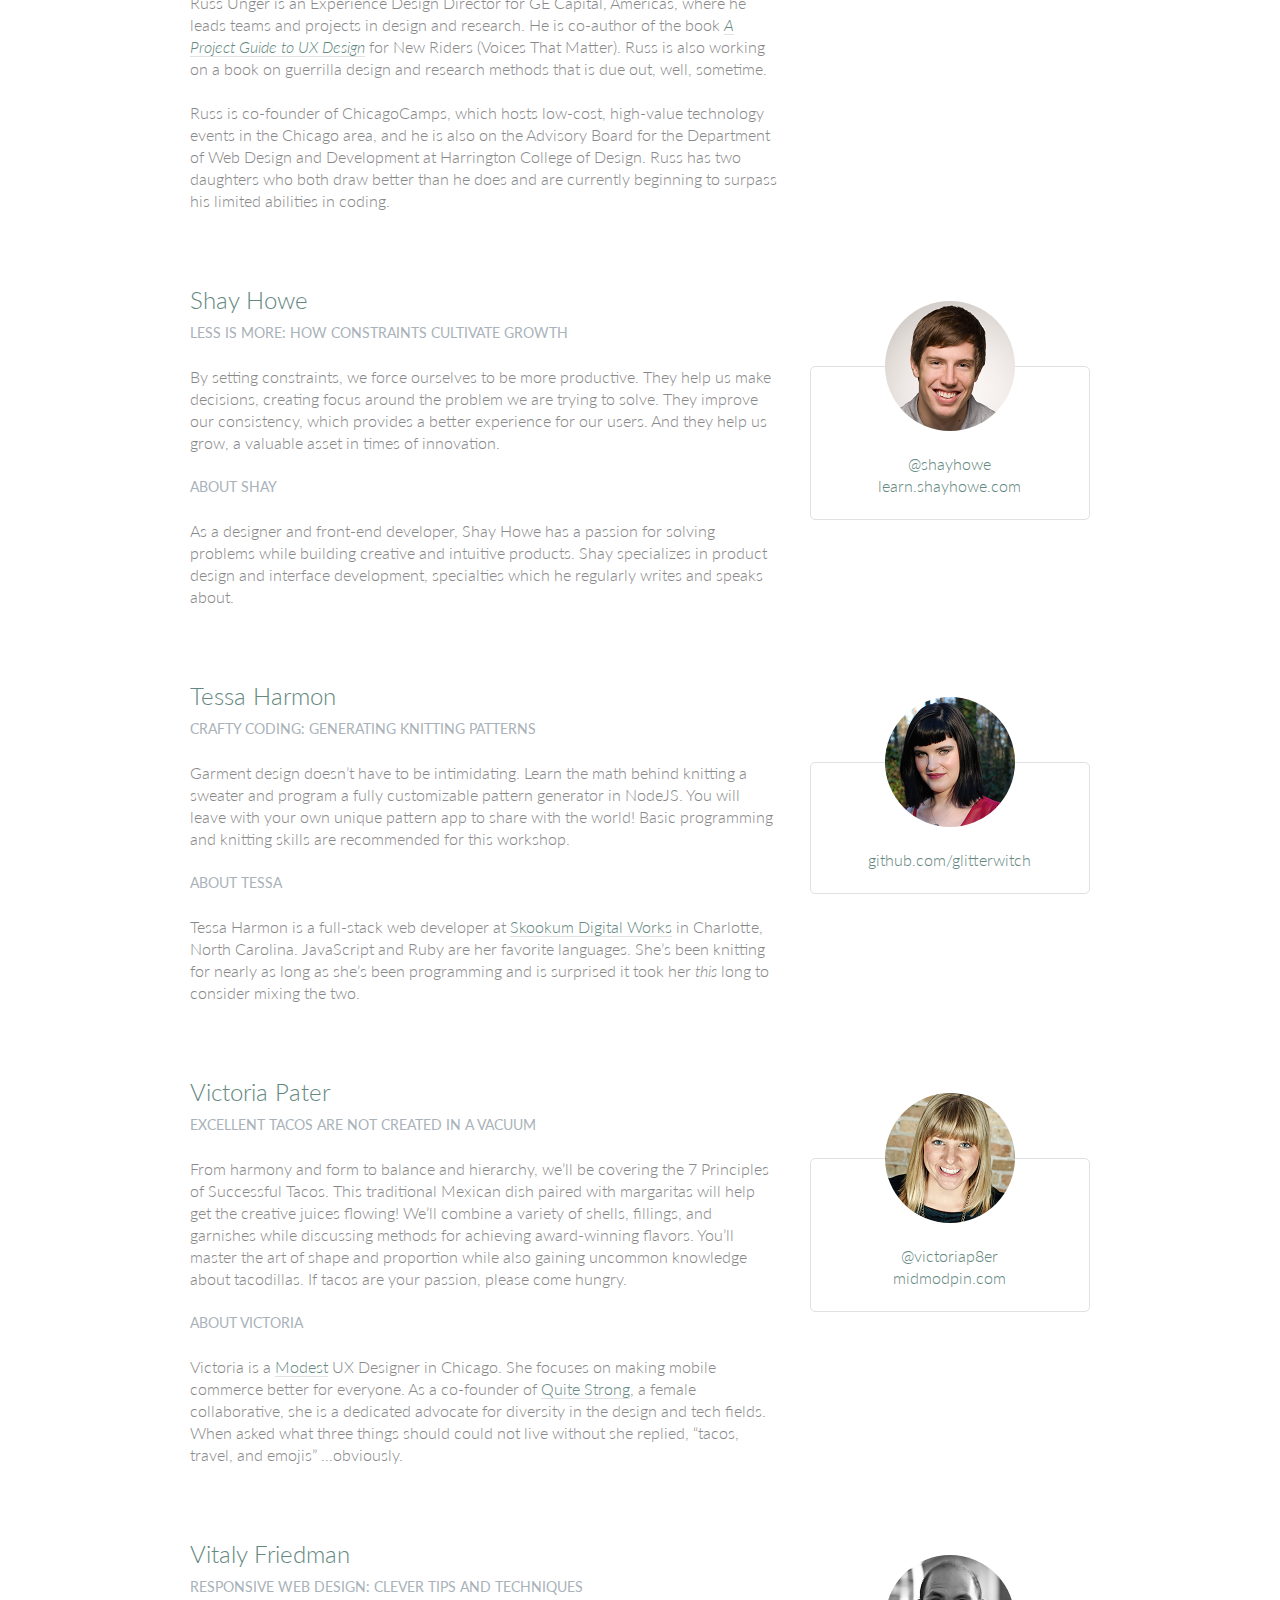
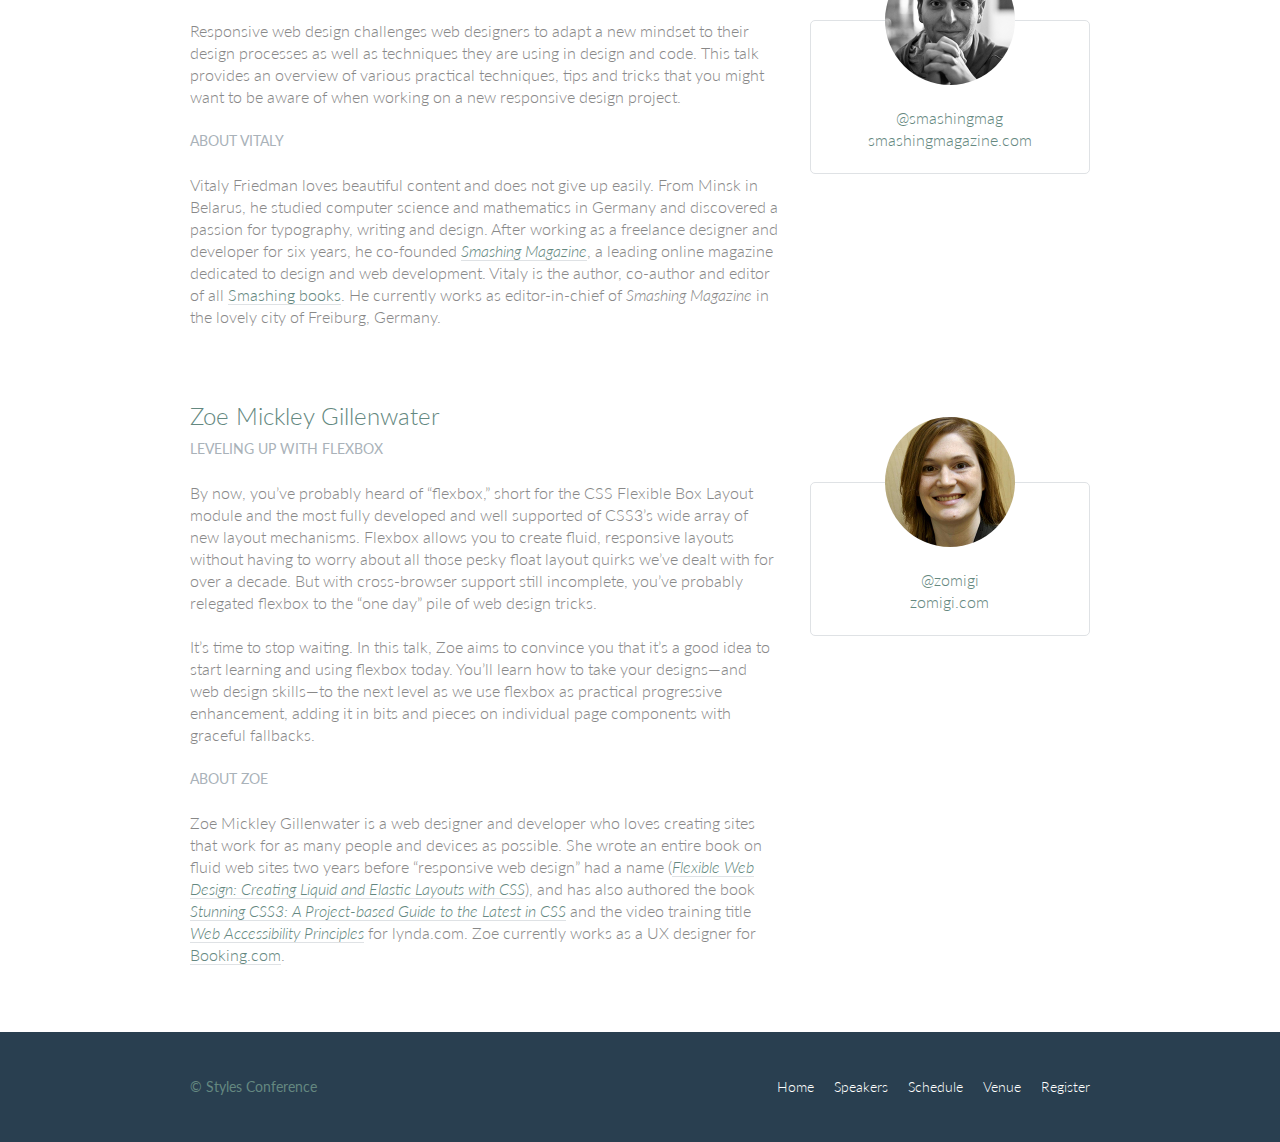
<file: speakers.html>
<!DOCTYPE html>
<html lang="en">
  <head>
    <meta charset="UTF-8" />
    <title>Speakers</title>
    <link rel="stylesheet" href="assets/reset.css" />
    <link rel="stylesheet" href="assets/main.css" />
    <link
      href="https://fonts.googleapis.com/css2?family=Lato:ital,wght@0,100;0,300;0,400;1,100;1,300;1,400&display=swap"
      rel="stylesheet"
    />
  </head>
  <body>
    <header class="container group primary-header">
      <h1 class="logo">
        <a href="index.html"
          >Styles <br />
          Conference</a
        >
      </h1>
      <h3 class="tagline">August 24&ndash;26th &mdash; Chicago, IL</h3>
      <nav class="primary-nav nav">
        <ul>
          <li><a href="index.html">Home</a></li><!--
          --><li><a href="speakers.html">Speakers</a></li><!--
          --><li><a href="schedule.html">Schedule</a></li><!--
          --><li><a href="venue.html">Venue</a></li><!--
          --><li><a href="register.html">Register</a></li>
        </ul>
      </nav>
    </header>
    <section class="row-alt">
      <div class="lead container">
        <h1>Speakers</h1>
        <p>We&#8217;re happy to welcome over twenty speakers to present on the industry&#8217;s latest technologies. Prepare for an inspiration extravaganza.</p>
      </div>
    </section>
    <section class="row">
      <div class="grid">
        <section class="speaker" id="aaron-irizarry">
          <div class="col-2-3">
            <h2>Aaron Irizarry</h2>
            <h5>Designing a Culture of Design</h5>
            <p>
              Workplace culture doesn&#8217;t start with beanbags, foosball
              tables, or a beer fridge, and it doesn&#8217;t end with neckties,
              PCs, or big corporations. It&#8217;s the unwritten rules,
              behavior, beliefs, and the motivations that enable good work to
              get done, or it&#8217;s what stifles a workforce. For design to be
              most effective and for designers to feel valued, we need to work
              in a culture that embraces design and allows it to succeed.
            </p>
            <p>
              In Aaron&#8217;s session he will explore how to recognize the
              traits of organizations that *get* design, both large and small.
              He will share what those teams, departments, and companies have
              that others don&#8217;t, and more importantly, how to begin to
              change your own workplace&#8217;s culture. Once you&#8217;ve
              worked within a culture of design it&#8217;s almost impossible to
              imagine yourself anywhere else.
            </p>
            <h5>About Aaron</h5>
            <p>
              Aaron Irizarry is a Senior Product Designer for Nasdaq OMX, a
              lover of heavy metal, a foodie, and a master of BBQ arts. You can
              find some of his thoughts and presentations on the conversation
              surrounding design over at
              <a href="http://www.discussingdesign.com/">discussingdesign.com</a
              >.
            </p>
          </div><!--
          --><aside class="col-1-3">
            <div class="speaker-info">
              <img src="assets/imgs/speakers/aaron-irizarry.jpg" alt="Aaron Irizarry">
              <ul>
                <li><a href="https://twitter.com/aaroni">@aaroni</a></li>
                <li>
                  <a href="http://www.discussingdesign.com/"
                    >discussingdesign.com</a
                  >
                </li>
              </ul>
            </div>
          </aside>
        </section>

        <section class="speaker" id="adam-connor">
          <div class="col-2-3">
            <h2>Adam Connor</h2>
            <h5>
              Lights! Camera! Interaction! Design Inspiration from Filmmakers
            </h5>
            <p>
              Films succeed in evoking responses and engaging audiences only
              with a combination of well-written narrative and effective
              storytelling technique. It&#8217;s the filmmaker&#8217;s job to
              put this together. To do so they&#8217;ve developed processes,
              tools and techniques that allow them to focus attention, emphasize
              information, foreshadow and produce the many elements that
              together comprise a well-told story.
            </p>
            <p>
              With this workshop, we&#8217;ll revisit the topic of using stories
              in design and expand on the technical aspects used in film to
              communicate. We&#8217;ll look at some tools used in film, such as
              cinematic patterns, beat sheets, and storyboards. We&#8217;ll
              consider why they&#8217;re used and how we might look to them for
              inspiration.
            </p>
            <h5>About Adam</h5>
            <p>
              Adam Connor is a designer, illustrator and speaker passionate
              about collaboration, communication, creativity and storytelling.
              As an Experience Design Director with Mad*Pow, Adam combines 10+
              years of experience in interaction and experience design with a
              background in computer science, film, and animation to create
              effective and easy-to-use digital products and services. He
              believes that no matter how utilitarian a tool is, at the core of
              its creation lies a story; uncovering that story is key to its
              success. Occasionally, he shares his perspectives on design at
              <a href="http://adamconnor.com/">adamconnor.com</a> and
              <a href="http://www.discussingdesign.com/">discussingdesign.com</a
              >.
            </p>
          </div><!--
          --><aside class="col-1-3">
            <div class="speaker-info">
              <img src="assets/imgs/speakers/adam-connor.jpg" alt="Adam Connor">
              <ul>
                <li>
                  <a href="https://twitter.com/adamconnor">@adamconnor</a>
                </li>
                <li><a href="http://adamconnor.com/">adamconnor.com</a></li>
              </ul>
            </div>
          </aside>
        </section>

        <section class="speaker" id="aj-self">
          <div class="col-2-3">
            <h2>AJ Self</h2>
            <h5>(You Should Be) Testing Your JavaScript</h5>
            <p>
              JavaScript applications frequently utilize battle-tested libraries
              like jQuery, AngularJS, Backbone.js and more, but how can we be
              sure that our code is ready for production? This talk will share
              tips on how writing tests can be written easily and quickly and
              how to remove buggy code through testing.
            </p>
            <h5>About AJ</h5>
            <p>
              AJ is a software engineer specializing in JavaScript working at
              Belly in Chicago. Lately he has been writing applications with
              AngularJS and loving it. When not coding he is out loving the
              outdoors with his dog, Sunshine.
            </p>
          </div><!--
          --><aside class="col-1-3">
            <div class="speaker-info">
              <img src="assets/imgs/speakers/aj-self.jpg" alt="AJ Self">
              <ul>
                <li><a href="https://twitter.com/ajself">@ajself</a></li>
              </ul>
            </div>
          </aside>
        </section>

        <section class="speaker" id="arman-ghosh">
          <div class="col-2-3">
            <h2>Arman Ghosh</h2>
            <h5>Designing Deals: How Good Design Drives Sales</h5>
            <p>
              Perception influences decisions, especially when it comes to
              selling products and services. Learn why before you even start
              sales conversations; good, thoughtful design and presentation will
              define you and your ability to close deals.
            </p>
            <h5>About Arman</h5>
            <p>
              Arman is an entrepreneur who has his roots planted in building
              aggressive sales and revenue-generating teams. Having built out
              national sales and operations teams in the B2B and consumer
              spaces, his focus has been driving aggressive growth for
              technology-based companies. He has an extensive operating
              background and has built a career disrupting sales processes and
              approaches with companies doing the same in their respective
              technology spaces.
            </p>
          </div><!--
          --><aside class="col-1-3">
            <div class="speaker-info">
              <img src="assets/imgs/speakers/arman-ghosh.jpg" alt="Arman Ghosh">
              <ul>
                <li>
                  <a href="https://twitter.com/armanghosh">@armanghosh</a>
                </li>
              </ul>
            </div>
          </aside>
        </section>

        <section class="speaker" id="bermon-painter">
          <div class="col-2-3">
            <h2>Bermon Painter</h2>
            <h5>Death to Wireframes: Long Live Rapid Prototyping</h5>
            <p>
              Static wireframes are a drag on the whole design process.
              Prototyping makes things a little better by allowing you to stitch
              together static wireframes or mockups while adding basic
              interactions. Rapid prototyping with HTML, CSS, and JavaScript is
              even better and faster; it increases collaboration and improves
              the iteration process. Kill your wireframes. Long live rapid
              prototyping.
            </p>
            <h5>About Bermon</h5>
            <p>
              Bermon is the organizer of various community groups for user
              experience designers and front-end developers, and the organizer
              of Blend Conference, a three-day, multi-track event for user
              experience strategists, designers and developers. He also leads
              the user experience team for Cardinal Solutions&#8217; Charlotte
              office, where he consults with large enterprise clients on
              interesting problems across user experience, design and front-end
              development.
            </p>
          </div><!--
          --><aside class="col-1-3">
            <div class="speaker-info">
              <img src="assets/imgs/speakers/bermon-painter.jpg" alt="Bermon Painter">
              <ul>
                <li>
                  <a href="https://twitter.com/bermonpainter">@bermonpainter</a>
                </li>
                <li>
                  <a href="http://bermonpainter.com/">bermonpainter.com</a>
                </li>
              </ul>
            </div>
          </aside>
        </section>

        <section class="speaker" id="brad-smith">
          <div class="col-2-3">
            <h2>Brad Smith</h2>
            <h5>What Designers and Strategists Can Learn from Dick Fosbury</h5>
            <p>
              Dick Fosbury is an American track and field athlete who challenged
              the conventional approach to the high jump with an unorthodox
              &#8220;back first&#8221; technique that became known as the
              Fosbury Flop. His innovative approach to a sport that seemed to
              have reached its limits was ridiculed at first, with sportswriters
              labeling him &#8220;the world&#8217;s laziest high jumper&#8221;
              &#8212; but today variations of the Fosbury Flop are used by
              almost every high jumper.
            </p>
            <p>
              We need to challenge conventions, too. Many of the design
              conventions used in web, mobile and device interfaces have evolved
              from systems and processes that no longer connect with our
              audiences&#8217; realities: a floppy disk as a metaphor to
              &#8220;save&#8221; information, push buttons as control devices
              and typography standards derived from mechanical typesetting.
            </p>
            <p>
              As designers and strategists, we need to think like Dick Fosbury,
              to deconstruct analogues, and to free ourselves from outdated
              ideas so that we can develop the new interfaces and interactions
              of the future.
            </p>
            <h5>About Brad</h5>
            <p>
              Brad Smith is executive director for WebVisions, a conference that
              explores the future of the web. Most recently he launched
              &#8220;The Institute for Social Good,&#8221; an organization that
              connects non-profits with volunteers willing to spend a day
              building awesome web and mobile apps to change the world for the
              better.
            </p>
          </div><!--
          --><aside class="col-1-3">
            <div class="speaker-info">
              <img src="assets/imgs/speakers/brad-smith.jpg" alt="Brad Smith">
              <ul>
                <li>
                  <a href="http://www.webvisionsevent.com/"
                    >webvisionsevent.com</a
                  >
                </li>
                <li>
                  <a href="http://www.instituteforsocialgood.org/"
                    >instituteforsocialgood.org</a
                  >
                </li>
              </ul>
            </div>
          </aside>
        </section>

        <section class="speaker" id="candi-lemoine">
          <div class="col-2-3">
            <h2>Candi Lemoine</h2>
            <h5>Making Remote Development Work</h5>
            <p>
              It&#8217;s not uncommon for developers and designers to work from
              home. There are also a few companies that have multiple offices.
              Working for a business that spans three different time zones,
              Candi Lemoine will show how you make cross-office collaboration
              work. She will suggest various helpful tools because constant
              communication is key.
            </p>
            <h5>About Candi</h5>
            <p>
              Candi Lemoine is a User Interface Developer at Dominion Marine
              Media as well as a Customer Advocate at A Book Apart. Aside from
              researching about user experience and design patterns, she also
              loves mentoring college students about the front-end side of the
              web. She also enjoys participating in hackathons with other
              co-workers and students.
            </p>
          </div><!--
          --><aside class="col-1-3">
            <div class="speaker-info">
              <img src="assets/imgs/speakers/candi-lemoine.jpg" alt="Candi Lemoine">
              <ul>
                <li>
                  <a href="https://twitter.com/candicodeit">@candicodeit</a>
                </li>
                <li><a href="http://candicode.it/">candicode.it</a></li>
              </ul>
            </div>
          </aside>
        </section>

        <section class="speaker" id="carolyn-chandler">
          <div class="col-2-3">
            <h2>Carolyn Chandler</h2>
            <h5>The Business of Play</h5>
            <p>
              Play isn&#8217;t just for kids and heavy gamers. Anyone with a
              Foursquare account knows that &#8211; and the stickiness of a
              badge and a leaderboard. But a good, playful user experience
              isn&#8217;t about those surface elements either &#8211; it&#8217;s
              about creating an environment with well-understood rules,
              meaningful objectives, and a sense of fun. Whether you&#8217;re
              trying to encourage people &#8211; or yourself &#8211; to save
              money or to lose weight, a focus on game mechanics and play could
              be the trump card you&#8217;re looking for.
            </p>
            <h5>About Carolyn</h5>
            <p>
              Carolyn Chandler has been working in the field of User Experience
              Design for over 14 years. She was an adjunct professor at DePaul
              University and is the UX Design Instructor at The Starter League,
              where she first developed her activity-based approach for teaching
              core design concepts. Carolyn is the co-founder of The School for
              Digital Craftsmanship and co-author of two books,
              <cite>A Project Guide to UX Design</cite> and
              <cite>Adventures in Experience Design</cite>.
            </p>
          </div><!--
          --><aside class="col-1-3">
            <div class="speaker-info">
              <img src="assets/imgs/speakers/carolyn-chandler.jpg" alt="Carolyn Chandler">
              <ul>
                <li><a href="https://twitter.com/chanan">@chanan</a></li>
                <li><a href="http://www.dhalo.com/">dhalo.com</a></li>
              </ul>
            </div>
          </aside>
        </section>

        <section class="speaker" id="chris-mills">
          <div class="col-2-3">
            <h2>Chris Mills</h2>
            <h5>Heavy Metal Coding</h5>
            <p>
              In this unconventional talk, Chris Mills will encourage you to
              pick up some drum sticks in addition to your laptop, and beat out
              a rhythm of learning &#8211; both of code and drum beats!
              You&#8217;ll learn basic JavaScript and CSS, plus beginner&#8217;s
              heavy metal drum patterns. The two are a marriage made in heaven,
              as nothing is a better antidote to code frustration than beating
              seven shades of **** out of a drum kit.
            </p>
            <h5>About Chris</h5>
            <p>
              Chris Mills is a Senior Tech Writer at Mozilla, where he writes
              docs and demos about open web apps, Firefox OS and related
              subjects. He loves tinkering around with HTML, CSS, JavaScript and
              other web technologies, and gives occasional tech talks at
              conferences and universities.
            </p>
          </div><!--
          --><aside class="col-1-3">
            <div class="speaker-info">
              <img src="assets/imgs/speakers/chris-mills.jpg" alt="Chris Mills">
              <ul>
                <li>
                  <a href="https://twitter.com/chrisdavidmills"
                    >@chrisdavidmills</a
                  >
                </li>
                <li>
                  <a href="https://developer.mozilla.org/"
                    >developer.mozilla.org</a
                  >
                </li>
              </ul>
            </div>
          </aside>
        </section>

        <section class="speaker" id="dan-denney">
          <div class="col-2-3">
            <h2>Dan Denney</h2>
            <h5>Creating HTML Emails Can Be Fun</h5>
            <p>
              In this presentation Dan will share techniques on how to send
              awesome messages using CSS, media queries and everyone&#8217;s
              favorite HTML element: tables. The fun part comes in the tools
              available for automation and testing to make it feel less like
              1999.
            </p>
            <h5>About Dan</h5>
            <p>
              Dan is a front-end dev at Envy Labs, where he works on client
              projects and Code School. He has been called a &#8220;seriously
              good copy and paster&#8221; and he puts those skills to use as he
              spends his days learning, unlearning and relearning how to build
              things for the web.
            </p>
          </div><!--
          --><aside class="col-1-3">
            <div class="speaker-info">
              <img src="assets/imgs/speakers/dan-denney.jpg" alt="Dan Denney">
              <ul>
                <li><a href="https://twitter.com/dandenney">@dandenney</a></li>
                <li><a href="http://dandenney.com/">dandenney.com</a></li>
              </ul>
            </div>
          </aside>
        </section>

        <section class="speaker" id="darby-frey">
          <div class="col-2-3">
            <h2>Darby Frey</h2>
            <h5>Building a Mobile Layout</h5>
            <p>
              Designing for mobile is challenging. With the ever-changing
              landscape of devices and screen sizes, there is no way to predict
              every possible canvas we will be designing for. Luckily, there are
              a few tools at our disposal that allow us to be confident in our
              designs.
            </p>
            <p>
              In this session we will introduce some of these tools and dive
              into some code to see how they can be used to create designs that
              look great on any device.
            </p>
            <h5>About Darby</h5>
            <p>
              Darby Frey is a software engineer and consultant who has worked on
              web and mobile applications for many clients including Groupon,
              Toyota, Paramount Pictures and others. Currently he is working
              with Belly in Chicago to create the world&#8217;s best customer
              loyalty platform. He can be found on Twitter at
              <a href="https://twitter.com/darbyfrey">@darbyfrey</a>.
            </p>
          </div><!--
          --><aside class="col-1-3">
            <div class="speaker-info">
              <img src="assets/imgs/speakers/darby-frey.jpg" alt="Darby Frey">
              <ul>
                <li><a href="https://twitter.com/darbyfrey">@darbyfrey</a></li>
                <li><a href="http://darbyfrey.com/">darbyfrey.com</a></li>
              </ul>
            </div>
          </aside>
        </section>

        <section class="speaker" id="erica-decker">
          <div class="col-2-3">
            <h2>Erica Decker</h2>
            <h5>What Disney Can Teach You about User Experience Design</h5>
            <p>
              From the creation of the 1937 film
              <cite>Snow White and the Seven Dwarves</cite>, to newer animated
              films such as <cite>The Princess and the Frog</cite>, to the
              branded &#8220;Wonderful World of Disney&#8221; itself, the Disney
              empire has been built upon a design ecosystem. Each film, theme
              park, or cruise shares a holistic view of a perfect world across
              time and cultures. Within each experience, the same beloved
              character traits are highlighted, similar visual and animation
              styles are used, and the same story and musical techniques are
              leveraged to bring the audience to an emotional place. This helps
              make the user experience familiar and nostalgic, and lightens the
              audience&#8217;s cognitive load to promote enjoyment. Join Erica
              as she highlights Disney&#8217;s user experience techniques and
              outlines how you can use them to design an ecosystem that will
              leave behind a lasting legacy, even while waiting in an extremely
              long line.
            </p>
            <h5>About Erica</h5>
            <p>
              Erica Decker is a designer, developer, and speaker with a passion
              for technology, challenges, and all things design. She believes
              that fast-paced, iterative, holistic design is the best way to
              drive product innovation, and can support that belief with a lot
              of evidence. She has designed engaging digital experiences for
              Fortune 500 companies, non-profits, and upcoming companies alike,
              and is currently writing this bio while referring to herself in
              the third person.
            </p>
          </div><!--
          --><aside class="col-1-3">
            <div class="speaker-info">
              <img src="assets/imgs/speakers/erica-decker.jpg" alt="Erica Decker">
              <ul>
                <li>Erica Decker</li>
              </ul>
            </div>
          </aside>
        </section>

        <section class="speaker" id="estelle-weyl">
          <div class="col-2-3">
            <h2>Estelle Weyl</h2>
            <h5>Select This!</h5>
            <p>
              Pick an element, any element. Style it. Manipulate it. No IDs. No
              classes. No jQuery necessary. Learn all the new features of
              selectors in CSS and JavaScript that enable you to select this DOM
              node, that DOM node, and even an imaginary DOM node based on
              attributes, relation to other elements, location in the DOM, or
              just an element&#8217;s mere existence.
            </p>
            <h5>About Estelle</h5>
            <p>
              <a href="https://twitter.com/estellevw">Estelle Weyl</a> is an
              internationally published author (<cite
                ><a href="http://shop.oreilly.com/product/0636920021711.do"
                  >Mobile HTML5</a
                ></cite
              >, and
              <cite
                ><a href="http://shop.oreilly.com/product/9780980846904.do"
                  >HTML5 and CSS3 for the Real World</a
                ></cite
              >), speaker, trainer, and consultant. Estelle shares esoteric
              tidbits learned while programming CSS, JavaScript and HTML,
              provides tutorials and detailed grids of CSS3 and HTML5 browser
              support at
              <a href="http://www.standardista.com/">Standardista</a>. Her
              tutorials and workshops are available on
              <a href="https://estelle.github.io/">GitHub</a>.
            </p>
          </div><!--
          --><aside class="col-1-3">
            <div class="speaker-info">
              <img src="assets/imgs/speakers/estelle-weyl.jpg" alt="Estelle Weyl">
              <ul>
                <li><a href="https://twitter.com/estellevw">@estellevw</a></li>
                <li><a href="http://standardista.com/">standardista.com</a></li>
              </ul>
            </div>
          </aside>
        </section>

        <section class="speaker" id="jen-myers">
          <div class="col-2-3">
            <h2>Jen Myers</h2>
            <h5>Teaching Our CSS to Play Nice</h5>
            <p>
              Talk abstract: As our websites, applications and teams grow larger
              and more complicated, so does our CSS. Before we know it, we find
              ourselves no longer with cute little stylesheets, but sprawling,
              surly teenaged CSS that doesn&#8217;t always play nice with
              others. We need to learn how to manage and optimize our CSS no
              matter how large the project or diverse the team. If we start
              early, we can use best practices and tools to raise full-grown
              stylesheets any designer or developer would be happy to work with.
            </p>
            <h5>About Jen</h5>
            <p>
              Jen Myers is a web designer/developer and part of the instructor
              team at Dev Bootcamp in Chicago. In 2011, she founded the
              Columbus, Ohio chapter of Girl Develop It, an organization that
              provides introductory coding classes aimed at women, and she
              currently co-leads the Girl Develop It Chicago chapter. She speaks
              regularly about design, development and diversity, and focuses on
              finding new ways to make both technology and technology education
              accessible to everyone.
            </p>
          </div><!--
          --><aside class="col-1-3">
            <div class="speaker-info">
              <img src="assets/imgs/speakers/jen-myers.jpg" alt="Jen Myers">
              <ul>
                <li>
                  <a href="https://twitter.com/antiheroine">@antiheroine</a>
                </li>
                <li><a href="http://jenmyers.net/">jenmyers.net</a></li>
              </ul>
            </div>
          </aside>
        </section>

        <section class="speaker" id="jenn-downs">
          <div class="col-2-3">
            <h2>Jenn Downs</h2>
            <h5>What&#8217;s Stopping You?</h5>
            <p>
              Creating in the face of negativity, fear, health problems, and
              your inner critic can at times feel impossible. Let&#8217;s face
              our fears together, name these problems and break them down,
              silence our inner critics, and talk about when it&#8217;s time to
              take a break or let go of a project for good.
            </p>
            <h5>About Jenn</h5>
            <p>
              Jenn Downs swung her way through the jungle at MailChimp from
              support to tech writing to UX Design Research. After six years
              she&#8217;s been bitten by the entrepreneurship bug and she is now
              the Business/Tech Manager for Carpenter Koby Downs in Atlanta.
              Never one to only do one thing at a time, Jenn is also doing
              freelance email marketing and UX work on the side.
            </p>
            <p>
              Outside of loving the web, Jenn is a songwriter and loves Rock and
              Roll!
            </p>
          </div><!--
          --><aside class="col-1-3">
            <div class="speaker-info">
              <img src="assets/imgs/speakers/jenn-downs.jpg" alt="Jenn Downs">
              <ul>
                <li>
                  <a href="https://twitter.com/beparticular">@beparticular</a>
                </li>
                <li><a href="http://beparticular.com/">beparticular.com</a></li>
              </ul>
            </div>

          </aside>
        </section>

        <section class="speaker" id="jennifer-jones">
          <div class="col-2-3">
            <h2>Jennifer Jones</h2>
            <h5>What Designers Can Learn from Parenting</h5>
            <p>
              That first client meeting may not feel as warm and fulfilling as
              the first time you hold your newborn child, but consider the
              similarities.
            </p>
            <p>
              You know each other but have never met. As the relationship grows
              you will have to rely on your experiences and education to gently
              guide them while allowing flexibility for projects to change and
              evolve. It&#8217;s not your job to control everything, but if you
              are successful you will create a well-rounded piece that everyone
              involved can love.
            </p>
            <h5>About Jennifer</h5>
            <p>
              Jennifer Jones is an event coordinator for the WebVisions
              Conference and also co-authors a blog with her teenage daughter.
              She and her family live in Portland, Oregon where she balances
              work, parenting and any other life challenge with honesty, humor
              and liquor.
            </p>
          </div><!--
          --><aside class="col-1-3">
            <div class="speaker-info">
              <img src="assets/imgs/speakers/jennifer-jones.jpg" alt="Jennifer Jones">
              <ul>
                <li>
                  <a href="https://twitter.com/Foerocious">@foerocious</a>
                </li>
              </ul>
            </div>
          </aside>
        </section>

        <section class="speaker" id="leslie-jensen-inman">
          <div class="col-2-3">
            <h2>Dr. Leslie Jensen-Inman</h2>
            <h5>Designing to Learn</h5>
            <p>
              We&#8217;ve reached a point where non-designers understand the
              value of design. This has led to an increase in demand for design
              talent. In the past, we would have turned to institutions of
              higher education to help us find new talent; however,
              today&#8217;s graduates often finish school without the skills
              they need to thrive in a professional design setting.
            </p>
            <p>
              There is a massive gap between what students learn and what
              industry needs. This skills gap leaves graduates unable to find
              jobs and hiring companies unable to find talent. How we approach
              this challenge will affect the continued relevance and value of
              design.
            </p>
            <h5>About Leslie</h5>
            <p>
              <a href="http://www.jenseninman.com">Dr. Leslie Jensen-Inman</a>
              is a designer, speaker, author, and educator. Leslie is co-founder
              of the user experience design school
              <a href="http://www.centercentre.com">Center Centre</a>, where she
              connects industry, education, and community. Creative Director and
              co-author of
              <cite
                >InterACT with Web Standards: A holistic approach to web
                design</cite
              >, Leslie has written articles for publications such as
              <cite>A List Apart</cite>, <cite>The Pastry Box</cite>,
              <cite>Ladies in Tech</cite>, and <cite>.net Magazine</cite>.
            </p>
          </div><!--
          --><aside class="col-1-3">
            <div class="speaker-info">
              <img src="assets/imgs/speakers/leslie-jensen-inman.jpg" alt="Leslie Jensen-Inman">
              <ul>
                <li>
                  <a href="https://twitter.com/jenseninman">@jenseninman</a>
                </li>
                <li>
                  <a href="http://unicorninstitute.com/"
                    >unicorninstitute.com</a
                  >
                </li>
              </ul>
            </div>
            </aside>
        </section>

        <section class="speaker" id="maya-bruck">
          <div class="col-2-3">
            <h2>Maya Bruck</h2>
            <h5>So You Want to Be a Unicorn</h5>
            <p>
              They&#8217;re elusive, those rare beings who do front-end
              development, visual design, project management, UX, content
              strategy, and are whizzes at user research. In an industry
              that&#8217;s constantly changing and evolving, there are both
              benefits and drawbacks to being a generalist. We&#8217;ll walk
              through strategies to fill gaps in your skill set while working a
              full-time job, and collaborative tools and techniques you can use
              while you quest to learn it all.
            </p>
            <h5>About Maya</h5>
            <p>
              Maya Bruck is Creative Director at Pixo, a growing, employee-run
              digital consulting agency, where she guides clients through
              identity crisis to a meaningful, impactful web presence. In
              addition to conducting client therapy, she also designs websites
              and applications that are both beautiful and organization
              changing.
            </p>
            <p>
              A passion for collaboration and community led her to co-found the
              Champaign-Urbana Design Organization (CUDO) in 2008, and through
              CUDO she has cultivated a vibrant design culture in the community.
              She speaks regularly about design and client management and is
              overcoming her fear of learning JavaScript.
            </p>
          </div><!--
          --><aside class="col-1-3">
            <div class="speaker-info">
              <img src="assets/imgs/speakers/maya-bruck.jpg" alt="Maya Bruck">
              <ul>
                <li><a href="https://twitter.com/mayabruck">@mayabruck</a></li>
                <li><a href="http://pixotech.com/">pixotech.com</a></li>
              </ul>
            </div>
          </aside>
        </section>

        <section class="speaker" id="russ-unger">
          <div class="col-2-3">
            <h2>Russ Unger</h2>
            <h5>
              From Muppets to Mastery: Core UX Principles from Mr. Jim Henson
            </h5>
            <p>
              Jim Henson started working as a puppeteer in 1954, a fair 40-50
              years before many of us even considered User Experience as a
              career. He did, however, take it upon himself to apply many of the
              core principles that UX Designers are falling love with today (or
              are at least using as part of our everyday lives). Hang out for a
              quick dive into the life of Jim Henson, with a view into his work
              from the perspective of how it pertains to what it is we&#8217;re
              doing today, that promises to even leave Waldorf and Statler
              happy.
            </p>
            <h5>About Russ</h5>
            <p>
              Russ Unger is an Experience Design Director for GE Capital,
              Americas, where he leads teams and projects in design and
              research. He is co-author of the book
              <cite
                ><a href="http://projectuxd.com/"
                  >A Project Guide to UX Design</a
                ></cite
              >
              for New Riders (Voices That Matter). Russ is also working on a
              book on guerrilla design and research methods that is due out,
              well, sometime.
            </p>
            <p>
              Russ is co-founder of ChicagoCamps, which hosts low-cost,
              high-value technology events in the Chicago area, and he is also
              on the Advisory Board for the Department of Web Design and
              Development at Harrington College of Design. Russ has two
              daughters who both draw better than he does and are currently
              beginning to surpass his limited abilities in coding.
            </p>
          </div><!--
          --><aside class="col-1-3">
            <div class="speaker-info">
              <img src="assets/imgs/speakers/russ-unger.jpg" alt="Russ Unger">
              <ul>
                <li><a href="https://twitter.com/russu">@russu</a></li>
                <li><a href="http://www.userglue.com/">userglue.com</a></li>
              </ul>
            </div>
          </aside>
        </section>

        <section class="speaker" id="shay-howe">
          <div class="col-2-3">
            <h2>Shay Howe</h2>
            <h5>Less Is More: How Constraints Cultivate Growth</h5>
            <p>
              By setting constraints, we force ourselves to be more productive.
              They help us make decisions, creating focus around the problem we
              are trying to solve. They improve our consistency, which provides
              a better experience for our users. And they help us grow, a
              valuable asset in times of innovation.
            </p>
            <h5>About Shay</h5>
            <p>
              As a designer and front-end developer, Shay Howe has a passion for
              solving problems while building creative and intuitive products.
              Shay specializes in product design and interface development,
              specialties which he regularly writes and speaks about.
            </p>
          </div><!--
          --><aside class="col-1-3">
            <div class="speaker-info">
              <img src="assets/imgs/speakers/shay-howe.jpg" alt="Shay Howe">
              <ul>
                <li><a href="https://twitter.com/shayhowe">@shayhowe</a></li>
                <li>
                  <a href="https://learn.shayhowe.com/">learn.shayhowe.com</a>
                </li>
              </ul>
            </div>
          </aside>
        </section>

        <section class="speaker" id="tessa-harmon">
          <div class="col-2-3">
            <h2>Tessa Harmon</h2>
            <h5>Crafty Coding: Generating Knitting Patterns</h5>
            <p>
              Garment design doesn&#8217;t have to be intimidating. Learn the
              math behind knitting a sweater and program a fully customizable
              pattern generator in NodeJS. You will leave with your own unique
              pattern app to share with the world! Basic programming and
              knitting skills are recommended for this workshop.
            </p>
            <h5>About Tessa</h5>
            <p>
              Tessa Harmon is a full-stack web developer at
              <a href="http://www.skookum.com/">Skookum Digital Works</a> in
              Charlotte, North Carolina. JavaScript and Ruby are her favorite
              languages. She&#8217;s been knitting for nearly as long as
              she&#8217;s been programming and is surprised it took her
              <em>this</em> long to consider mixing the two.
            </p>
          </div><!--
          --><aside class="col-1-3">
            <div class="speaker-info">
              <img src="assets/imgs/speakers/tessa-harmon.jpg" alt="Tessa Harmon">
              <ul>
                <li>
                  <a href="https://github.com/glitterwitch/"
                    >github.com/glitterwitch</a
                  >
                </li>
              </ul>
            </div>
          </aside>
        </section>

        <section class="speaker" id="victoria-pater">
          <div class="col-2-3">
            <h2>Victoria Pater</h2>
            <h5>Excellent Tacos Are Not Created in a Vacuum</h5>
            <p>
              From harmony and form to balance and hierarchy, we&#8217;ll be
              covering the 7 Principles of Successful Tacos. This traditional
              Mexican dish paired with margaritas will help get the creative
              juices flowing! We&#8217;ll combine a variety of shells, fillings,
              and garnishes while discussing methods for achieving award-winning
              flavors. You&#8217;ll master the art of shape and proportion while
              also gaining uncommon knowledge about tacodillas. If tacos are
              your passion, please come hungry.
            </p>
            <h5>About Victoria</h5>
            <p>
              Victoria is a <a href="http://www.modest.com/">Modest</a> UX
              Designer in Chicago. She focuses on making mobile commerce better
              for everyone. As a co-founder of
              <a href="http://quitestrong.com/">Quite Strong</a>, a female
              collaborative, she is a dedicated advocate for diversity in the
              design and tech fields. When asked what three things should could
              not live without she replied, &#8220;tacos, travel, and
              emojis&#8221; &#8230;obviously.
            </p>
          </div><!--
          --><aside class="col-1-3">
            <div class="speaker-info">
              <img src="assets/imgs/speakers/victoria-pater.jpg" alt="Victoria Pater">
              <ul>
                <li>
                  <a href="https://twitter.com/victoriap8er">@victoriap8er</a>
                </li>
                <li><a href="http://midmodpin.com/">midmodpin.com</a></li>
              </ul>
            </div>
          </aside>
        </section>

        <section class="speaker" id="vitaly-friedman">
          <div class="col-2-3">
            <h2>Vitaly Friedman</h2>
            <h5>Responsive Web Design: Clever Tips and Techniques</h5>
            <p>
              Responsive web design challenges web designers to adapt a new
              mindset to their design processes as well as techniques they are
              using in design and code. This talk provides an overview of
              various practical techniques, tips and tricks that you might want
              to be aware of when working on a new responsive design project.
            </p>
            <h5>About Vitaly</h5>
            <p>
              Vitaly Friedman loves beautiful content and does not give up
              easily. From Minsk in Belarus, he studied computer science and
              mathematics in Germany and discovered a passion for typography,
              writing and design. After working as a freelance designer and
              developer for six years, he co-founded
              <cite
                ><a href="http://smashingmagazine.com/"
                  >Smashing Magazine</a
                ></cite
              >, a leading online magazine dedicated to design and web
              development. Vitaly is the author, co-author and editor of all
              <a href="https://shop.smashingmagazine.com">Smashing books</a>. He
              currently works as editor-in-chief of
              <cite>Smashing Magazine</cite> in the lovely city of Freiburg,
              Germany.
            </p>
          </div><!--
          --><aside class="col-1-3">
            <div class="speaker-info">
              <img src="assets/imgs/speakers/vitaly-friedman.jpg" alt="Vitaly Friedman">
              <ul>
                <li>
                  <a href="https://twitter.com/smashingmag">@smashingmag</a>
                </li>
                <li>
                  <a href="http://smashingmagazine.com/"
                    >smashingmagazine.com</a
                  >
                </li>
              </ul>
            </div>
          </aside>
        </section>

        <section id="zoe-mickley-gillenwater">
          <div class="col-2-3">
            <h2>Zoe Mickley Gillenwater</h2>
            <h5>Leveling Up with Flexbox</h5>
            <p>
              By now, you&#8217;ve probably heard of &#8220;flexbox,&#8221;
              short for the CSS Flexible Box Layout module and the most fully
              developed and well supported of CSS3&#8217;s wide array of new
              layout mechanisms. Flexbox allows you to create fluid, responsive
              layouts without having to worry about all those pesky float layout
              quirks we&#8217;ve dealt with for over a decade. But with
              cross-browser support still incomplete, you&#8217;ve probably
              relegated flexbox to the &#8220;one day&#8221; pile of web design
              tricks.
            </p>
            <p>
              It&#8217;s time to stop waiting. In this talk, Zoe aims to
              convince you that it&#8217;s a good idea to start learning and
              using flexbox today. You&#8217;ll learn how to take your
              designs—and web design skills—to the next level as we use flexbox
              as practical progressive enhancement, adding it in bits and pieces
              on individual page components with graceful fallbacks.
            </p>
            <h5>About Zoe</h5>
            <p>
              Zoe Mickley Gillenwater is a web designer and developer who loves
              creating sites that work for as many people and devices as
              possible. She wrote an entire book on fluid web sites two years
              before &#8220;responsive web design&#8221; had a name (<cite
                ><a href="http://www.flexiblewebbook.com/"
                  >Flexible Web Design: Creating Liquid and Elastic Layouts with
                  CSS</a
                ></cite
              >), and has also authored the book
              <cite
                ><a href="http://www.stunningcss3.com/"
                  >Stunning CSS3: A Project-based Guide to the Latest in CSS</a
                ></cite
              >
              and the video training title
              <cite
                ><a href="http://zomigi.com/publications/#pub-accessibility"
                  >Web Accessibility Principles</a
                ></cite
              >
              for lynda.com. Zoe currently works as a UX designer for
              <a href="https://www.booking.com/">Booking.com</a>.
            </p>
          </div><!--
          --><aside class="col-1-3">
            <div class="speaker-info">
              <img src="assets/imgs/speakers/zoe-mickley-gillenwater.jpg" alt="Zoe Mickley Gillenwater">
              <ul>
                <li><a href="https://twitter.com/zomigi">@zomigi</a></li>
                <li><a href="http://zomigi.com/">zomigi.com</a></li>
              </ul>
            </div>
          </aside>
        </section>
      </div>
    </section>
    <footer class="container primary-footer group">
      <small>&copy; Styles Conference</small>
      <nav class="nav">
        <ul>
          <li><a href="index.html">Home</a></li><!--
          --><li><a href="speakers.html">Speakers</a></li><!--
          --><li><a href="schedule.html">Schedule</a></li><!--
          --><li><a href="venue.html">Venue</a></li><!--
          --><li><a href="register.html">Register</a></li>
        </ul>
      </nav>
    </footer>
  </body>
</html>
</file>
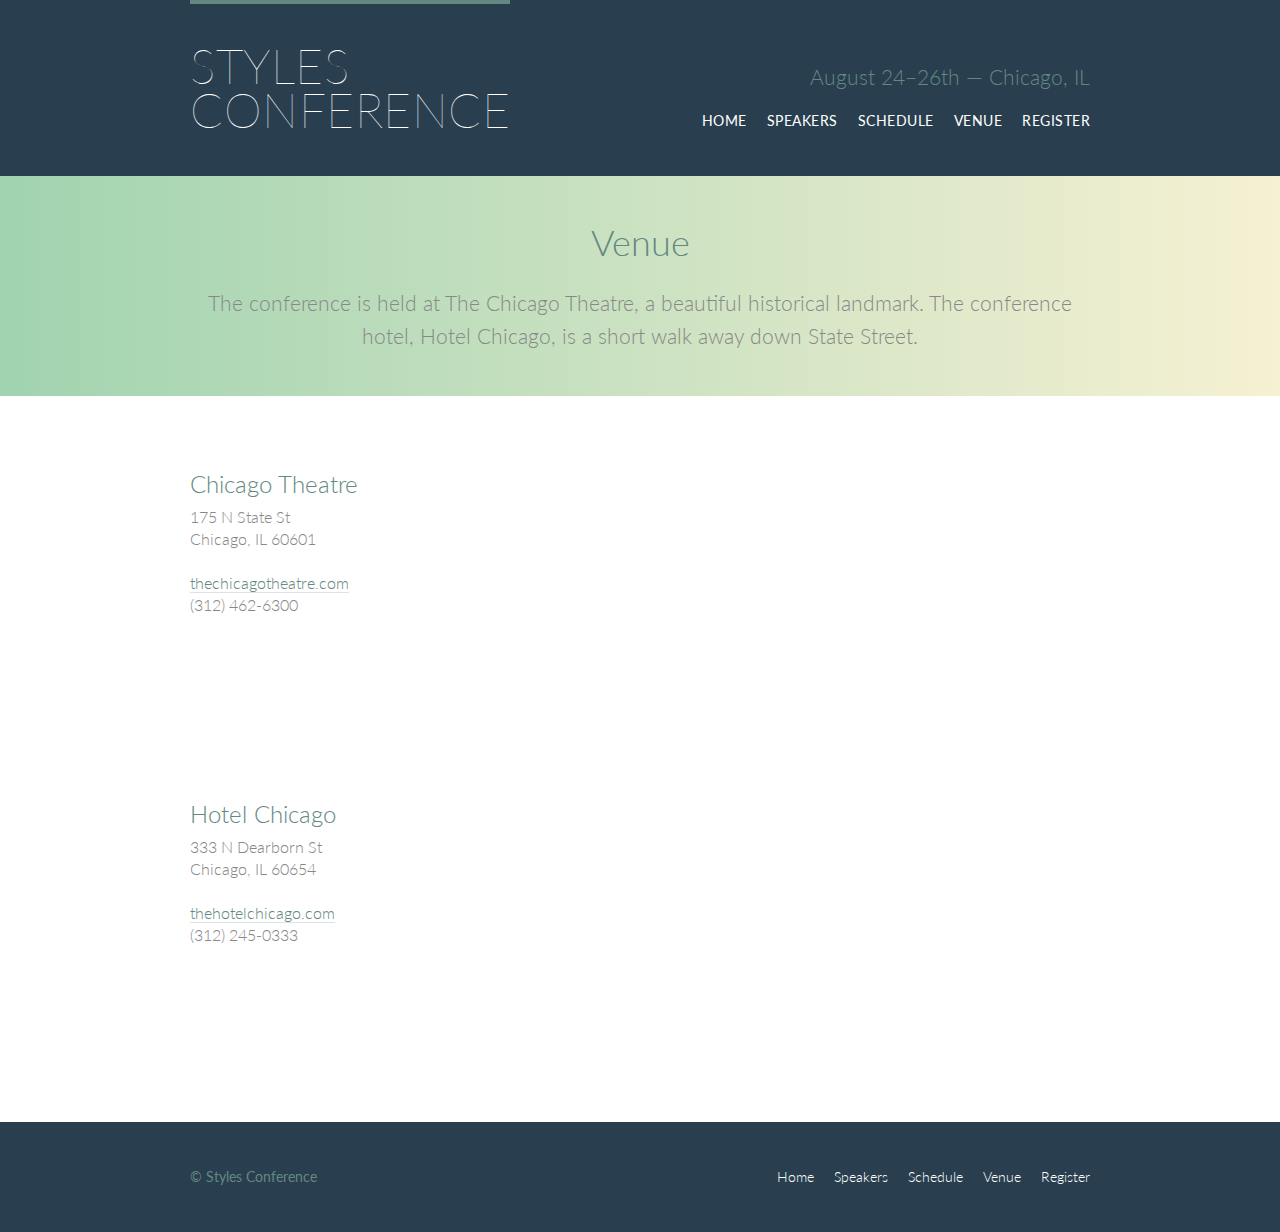
<file: venue.html>
<!DOCTYPE html>
<html lang="en">
  <head>
    <meta charset="UTF-8" />
    <title>Venue</title>
    <link rel="stylesheet" href="assets/reset.css" />
    <link rel="stylesheet" href="assets/main.css" />
    <link
      href="https://fonts.googleapis.com/css2?family=Lato:ital,wght@0,100;0,300;0,400;1,100;1,300;1,400&display=swap"
      rel="stylesheet"
    />
  </head>
  <body>
    <header class="container group primary-header">
      <h1 class="logo">
        <a href="index.html"
          >Styles <br />
          Conference</a
        >
      </h1>
      <h3 class="tagline">August 24&ndash;26th &mdash; Chicago, IL</h3>
      <nav class="primary-nav nav">
        <ul>
          <li><a href="index.html">Home</a></li><!--
          --><li><a href="speakers.html">Speakers</a></li><!--
          --><li><a href="schedule.html">Schedule</a></li><!--
          --><li><a href="venue.html">Venue</a></li><!--
          --><li><a href="register.html">Register</a></li>
        </ul>
      </nav>
    </header>
    <section class="row-alt">
      <div class="lead container">
        <h1>Venue</h1>
        <p>
          The conference is held at The Chicago Theatre,
          a beautiful historical landmark. The conference 
          hotel, Hotel Chicago, is a short walk away down 
          State Street.
        </p>
      </div>
    </section>
    <section class="row">
      <div class="grid">
        <section class="venue-theater">
          <div class="col-1-3">
            <h2>Chicago Theatre</h2>
            <p>175 N State St <br> Chicago, IL 60601 </p>
            <p><a href="http://www.thechicagotheatre.com/">thechicagotheatre.com</a> <br> (312) 462-6300</p>
          </div><!--
          --><iframe class="venue-map col-2-3" src="https://www.google.com/maps/embed?pb=!1m18!1m12!1m3!1d2970.352251067692!2d-87.62995268431813!3d41.885280972943335!2m3!1f0!2f0!3f0!3m2!1i1024!2i768!4f13.1!3m3!1m2!1s0x880e2d0aff6fbf57%3A0x5281a23677e42971!2sChicago%20Theater!5e0!3m2!1sen!2stn!4v1585943244185!5m2!1sen!2stn" width="600" height="450" frameborder="0" style="border:0;" allowfullscreen="" aria-hidden="false" tabindex="0"></iframe>
        </section>
        <section class="venue-hotel">
          <div class="col-1-3">
            <h2>Hotel Chicago</h2>
            <p>333 N Dearborn St <br>Chicago, IL 60654</p>
            <p><a href="http://www.thehotelchicago.com">thehotelchicago.com</a><br>(312) 245-0333</p>
          </div><!--
          --><iframe class="venue-map col-2-3" src="https://www.google.com/maps/embed?pb=!1m18!1m12!1m3!1d624.4101526784917!2d-87.62951640191099!3d41.88829790989835!2m3!1f0!2f0!3f0!3m2!1i1024!2i768!4f13.1!3m3!1m2!1s0x880e2cae21a12625%3A0x277f22d4b64d5732!2sHotel%20Chicago%20Downtown%2C%20Autograph%20Collection!5e0!3m2!1sen!2stn!4v1585943404618!5m2!1sen!2stn" width="600" height="450" frameborder="0" style="border:0;" allowfullscreen="" aria-hidden="false" tabindex="0"></iframe>
        </section>
      </div>
    </section>
    <footer class="container primary-footer group">
      <small>&copy; Styles Conference</small>
      <nav class="nav">
        <ul>
          <li><a href="index.html">Home</a></li><!--
          --><li><a href="speakers.html">Speakers</a></li><!--
          --><li><a href="schedule.html">Schedule</a></li><!--
          --><li><a href="venue.html">Venue</a></li><!--
          --><li><a href="register.html">Register</a></li>
        </ul>
      </nav>
    </footer>
  </body>
</html>
</file>
<file: assets/main.css>
/*
  ========================================
  Custom styles
  ========================================
*/
body {
  background: #293f50;
  color: #888;
  font: 300 16px/22px "Lato", "Open Sans", "Helvetica Neue", Helvetica, Arial,
    sans-serif;
}
/*
  ========================================
  Grid
  ========================================
*/

*,
*::before,
*::after {
  -webkit-box-sizing: border-box;
  -moz-box-sizing: border-box;
  -o-box-sizing: border-box;
  box-sizing: border-box;
}
.container,
.grid {
  margin: 0 auto;
  width: 960px;
}
.container {
  padding-left: 30px;
  padding-right: 30px;
}
.col-1-3 {
  width: 33.33%;
}
.col-2-3 {
  width: 66.66%;
}
.col-1-3,
.col-2-3 {
  display: inline-block;
  vertical-align: top;
}
.grid,
.col-1-3,
.col-2-3 {
  padding-left: 15px;
  padding-right: 15px;
}
/*
  ========================================
  Clearfix
  ========================================
*/
.group::before,
.group::after {
  content: "";
  display: table;
}
.group::after {
  clear: both;
}
.group {
  clear: both;
  zoom: 1;
}
/*
  ========================================
  Rows
  ========================================
*/
.row,
.row-alt {
  min-width: 960px;
}
.row {
  background: #fff;
  padding: 66px 0 44px 0;
}
.row-alt {
  background: #cbe2c1;
  background: -webkit-linear-gradient(to right, #a1d3b0, #f6f1d3);
  background:    -moz-linear-gradient(to right, #a1d3b0, #f6f1d3);
  background:      -o-linear-gradient(to right, #a1d3b0, #f6f1d3);
  background:         linear-gradient(to right, #a1d3b0, #f6f1d3);
  padding: 44px 0 22px 0;
}
/*
  ========================================
  Typography
  ========================================
*/

h1,
h3,
h4,
h5,
p {
  margin-bottom: 22px;
}
h1,
h2,
h3,
h4 {
  color: #648880;
}
h1 {
  font-size: 36px;
  line-height: 44px;
}
h2 {
  font-size: 24px;
  line-height: 44px;
}
h3 {
  font-size: 21px;
}
h4 {
  font-size: 18px;
}
h5 {
  color: #a9b2b9;
  font-size: 14px;
  font-weight: 400;
  text-transform: uppercase;
}
strong {
  font-weight: 400;
}
cite,
em {
  font-style: italic;
}
/*
  ========================================
  Leads
  ========================================
*/
.lead {
  text-align: center;
}
.lead p {
  font-size: 21px;
  line-height: 33px;
}
/*
  ========================================
  Links
  ========================================
*/

a:hover {
  color: #a9b2b9;
}
a {
  color: #648880;
  text-decoration: none;
}
p a {
  border-bottom: 1px solid #dfe2e5;
}
.primary-header a,
.primary-footer a {
  color: #ffffff;
}
.primary-header a:hover,
.primary-footer a:hover {
  color: #648880;
}
/*
  ========================================
  Buttons
  ========================================
*/

.btn {
  border-radius: 5px;
  display: inline-block;
  margin: 0;
  color: #ffffff;
  cursor: pointer;
  font-weight: 400;
  letter-spacing: 0.5px;
  text-transform: uppercase;
}

.btn-alt {
  border: 1px solid #ffffff;
  padding: 10px 30px;
}
.btn-alt:hover {
  background: #ffffff;
  color: #648880;
}

.btn-default {
  border: 0;
  background: #648880;
  padding: 11px 30px;
  font-size: 14px;
}
.btn-default:hover {
  background: #77a198;
}
/*
  ========================================
  Primary header
  ========================================
*/
.logo {
  border-top: 4px solid #648880;
  padding: 40px 0 22px 0;
  float: left;
  font-size: 48px;
  line-height: 44px;
  font-weight: 100;
  letter-spacing: 0.5px;
  text-transform: uppercase;
}
.tagline {
  margin: 66px 0 22px 0;
  text-align: right;
}
.primary-nav {
  font-size: 14px;
  font-weight: 400;
  letter-spacing: 0.5px;
  text-transform: uppercase;
}
/*
  ========================================
  Primary footer
  ========================================
*/
.primary-footer small {
  float: left;
  font-weight: 400;
}
.primary-footer {
  color: #648880;
  font-size: 14px;
  padding-bottom: 44px;
  padding-top: 44px;
}
/*
  ========================================
  Navigation
  ========================================
*/

.nav {
  text-align: right;
}
.nav li {
  display: inline-block;
  margin: 0 10px;
  vertical-align: top;
}
.nav li:last-child {
  margin-right: 0;
}

/*
  ========================================
  Home
  ========================================
*/

.hero {
  line-height: 44px;
  padding: 22px 80px 66px 80px;
  text-align: center;
  color: #ffffff;
}
.hero h2 {
  font-size: 36px;
}
.hero p {
  font-size: 24px;
  font-weight: 100;
}
.teaser a:hover h3 {
  color: #a9b2b9;
}
.teaser img {
  border-radius: 5px;
  display: block;
  margin-bottom: 22px;
  max-width: 100%;
}
/*
  ========================================
  Speakers
  ========================================
*/
.speaker-info {
  border: 1px solid #dfe2e5;
  border-radius: 5px;
  margin-top: 88px;
  padding-bottom: 22px;
  text-align: center;
}
.speaker {
  margin-bottom: 44px;
}
.speaker-info img {
  border-radius: 50%;
  height: 130px;
  margin: -66px 0 22px 0;
  vertical-align: top;
}
/*
  ========================================
  Schedule
  ========================================
*/
table {
  width: 100%;
  margin-bottom: 44px;
}
table:last-child {
  margin-bottom: 0px;
}
th,
td {
  padding-bottom: 22px;
  vertical-align: top;
}
th {
  padding-right: 45px;
  text-align: right;
  width: 20%;
}
td {
  width: 40%;
}
thead {
  line-height: 44px;
}
thead th {
  color: #648880;
  font-size: 24px;
}
tbody th {
  color: #a9b2b9;
  font-size: 14px;
  font-weight: 400;
  padding-top: 22px;
  text-transform: uppercase;
}
tbody td {
  border-top: 1px solid #dfe2e5;
  padding-top: 21px;
}
tbody td:first-of-type {
  padding-right: 15px;
}
tbody:last-of-type {
  padding-left: 15px;
}
tbody:only-of-type {
  padding-left: 0;
  padding-right: 0;
}
table a {
  color: #888;
}
table h4 {
  margin-bottom: 0;
}
.schedule-offset {
  color: #a9b2b9;
}
/*
  ========================================
  Venue
  ========================================
*/
.venue-theater {
  margin-bottom: 66px;
}
.venue-hotel {
  margin-bottom: 22px;
}
.venue-map {
  height: 264px;
}
/*
  ========================================
  Register
  ========================================
*/
.why-attend {
  list-style: square;
  margin: 0 0 22px 30px;
}
form {
  margin-bottom: 22px;
}
input,
select,
textarea {
  font: 300 16px/22px "Lato", "Open Sans", "Helvetica Neue", Helvetica, Arial,
    sans-serif;
}
.register-group label {
  color: #648880;
  cursor: pointer;
  font-weight: 400;
}
.register-group input,
.register-group select,
.register-group textarea {
  border: 1px solid #c6c9cc;
  border-radius: 5px;
  color: #888;
  display: block;
  margin: 5px 0 27px 0;
  padding: 5px 8px;
}
.register-group input,
.register-group textarea {
  width: 100%;
}
.register-group select {
  height: 34px;
  width: 60px;
}
.register-group textarea {
  height: 78px;
}
</file>
